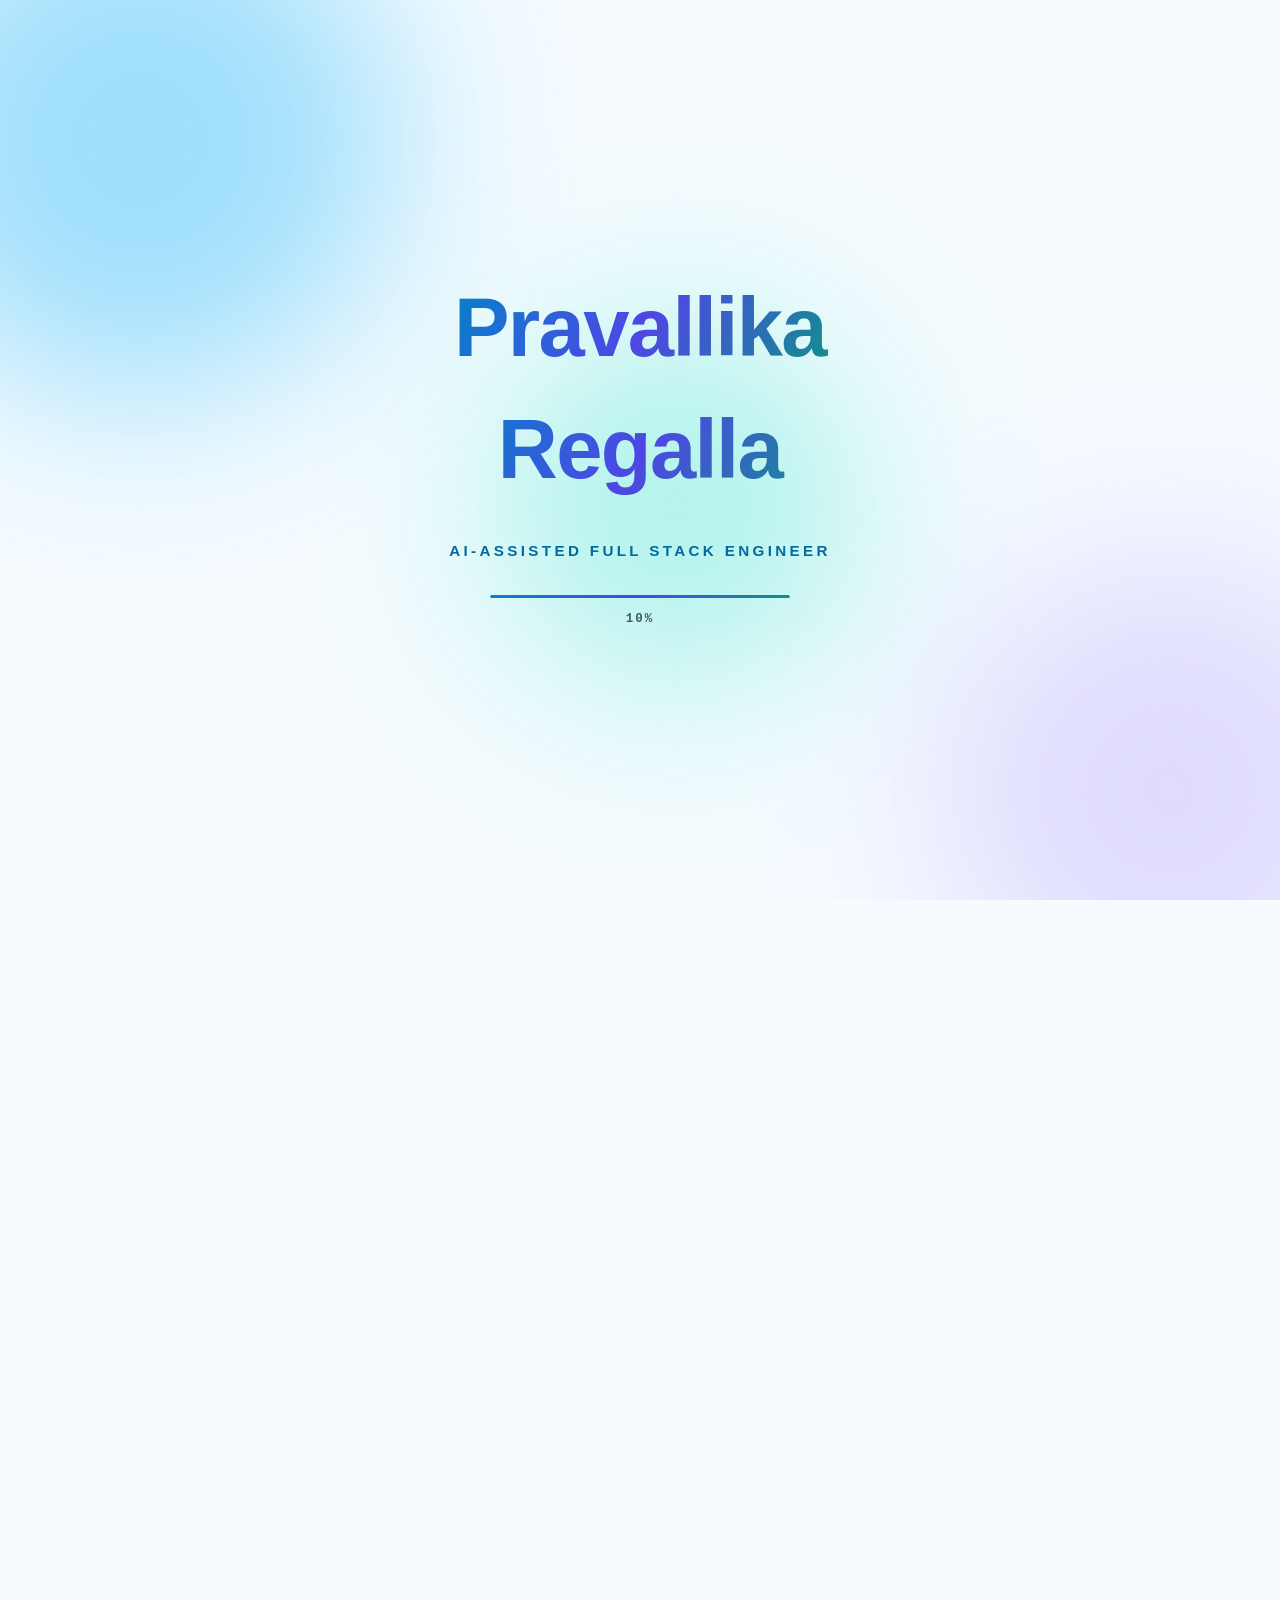
<file: index.html>
<!DOCTYPE html>
<html lang="en">
<head>
  <meta charset="UTF-8" />
  <meta name="viewport" content="width=device-width, initial-scale=1.0" />
  <title>Pravallika Regalla — AI-Assisted Full Stack Engineer</title>
  <meta name="description" content="Portfolio of Pravallika Regalla — AI-Assisted Full Stack Engineer specializing in Angular, .NET Core, and Azure." />
  <link rel="preconnect" href="https://fonts.googleapis.com" />
  <link rel="preconnect" href="https://fonts.gstatic.com" crossorigin />
  <link href="https://fonts.googleapis.com/css2?family=Plus+Jakarta+Sans:wght@400;500;600;700;800&family=Instrument+Serif:ital@0;1&family=JetBrains+Mono:wght@400;500&display=swap" rel="stylesheet" />
  <link rel="stylesheet" href="assets/styles.css" />
</head>
<body>

  <!-- Startup loader -->
  <div id="splash">
    <div class="splash-blob splash-blob-1"></div>
    <div class="splash-blob splash-blob-2"></div>
    <div class="splash-blob splash-blob-3"></div>

    <div class="splash-inner">
      <div class="splash-name">
        <div class="splash-word">Pravallika</div>
        <div class="splash-word">Regalla</div>
      </div>
      <div class="splash-sub">AI-Assisted Full Stack Engineer</div>
      <div class="splash-bar">
        <span class="splash-fill"></span>
      </div>
      <div class="splash-pct">0%</div>
    </div>
  </div>

  <!-- Scroll progress bar -->
  <div class="scroll-progress" aria-hidden="true"></div>

  <!-- Animated background -->
  <div class="bg-mesh">
    <div class="blob blob-1"></div>
    <div class="blob blob-2"></div>
    <div class="blob blob-3"></div>
  </div>

  <!-- Back-to-top button -->
  <button class="back-to-top" aria-label="Back to top" type="button">
    <svg viewBox="0 0 24 24" fill="none" stroke="currentColor" stroke-width="2.5" stroke-linecap="round" stroke-linejoin="round"><path d="m18 15-6-6-6 6"/></svg>
  </button>

  <!-- Navigation -->
  <nav class="nav">
    <div class="nav-inner">
      <a href="#home" class="brand">
        <span class="brand-mark">P</span>
        <span>Pravallika</span>
      </a>
      <ul class="nav-links">
        <li><a href="#home">Home</a></li>
        <li><a href="#about">About</a></li>
        <li><a href="#experience">Experience</a></li>
        <li><a href="#skills">Tech Stack</a></li>
        <li><a href="#contact">Contact</a></li>
        <li><a href="#" class="nav-cta" data-modal-open>Resume</a></li>
      </ul>
      <button class="menu-toggle" aria-label="Open menu">☰</button>
    </div>
  </nav>

  <!-- ===================== HOME ===================== -->
  <header id="home" class="hero hero-pro">
    <div class="container">
      <div class="hero-pro-grid">

        <div class="hero-pro-text" data-reveal data-reveal-from="left">
          <span class="eyebrow">Open to work · New York</span>

          <h1 class="hero-pro-headline">
            Hi, I'm Pravallika — I build delightful
            <span class="nobreak">full-stack</span> experiences.
          </h1>

          <p class="hero-pro-tagline">
            AI-Assisted Full Stack Engineer building performant Angular interfaces and resilient .NET Core services. <strong>3.5 years</strong> shipping pharmacy-grade software end-to-end.
          </p>

          <div class="hero-pro-actions">
            <a href="#" data-modal-open class="btn btn-primary">View resume <span class="arrow">→</span></a>
            <a href="#contact" class="btn btn-ghost">Get in touch</a>
          </div>

          <div class="hero-pro-tech">
            <span class="tech-chip">Angular</span>
            <span class="tech-chip">TypeScript</span>
            <span class="tech-chip">.NET Core</span>
            <span class="tech-chip">RxJS</span>
            <span class="tech-chip">SQL Server</span>
            <span class="tech-chip">Azure</span>
            <span class="tech-chip">AI Tools</span>
          </div>
        </div>

        <aside class="profile-card" data-reveal data-reveal-from="right" data-reveal-delay="1">
          <div class="profile-header">
            <div class="profile-avatar">P</div>
            <div class="profile-meta">
              <div class="profile-name">Pravallika Regalla</div>
              <div class="profile-handle"><span>New York, USA</span></div>
            </div>
            <span class="profile-status">Open</span>
          </div>

          <div class="profile-section">
            <div class="profile-section-label">Currently</div>
            <div class="profile-section-value">Software Engineer · Full Stack</div>
            <div class="profile-section-meta">Redsails Technologies · Apr 2025 — Present</div>
          </div>

          <div class="profile-divider"></div>

          <div class="profile-section">
            <div class="profile-section-label">Education</div>
            <div class="profile-section-value">M.S. Computer Science</div>
            <div class="profile-section-meta">Sacred Heart University · GPA 3.9 / 4.0</div>
          </div>

          <div class="profile-divider"></div>

          <div class="profile-section">
            <div class="profile-section-label">Certifications</div>
            <div class="profile-section-value">Google UI/UX · Meta Front-End</div>
            <div class="profile-section-meta">Coursera Professional Certificates</div>
          </div>

          <div class="profile-socials">
            <a href="mailto:pravallikaregalla9@gmail.com" class="profile-social" aria-label="Email">
              <svg viewBox="0 0 24 24" fill="none" stroke="currentColor" stroke-width="2" stroke-linecap="round" stroke-linejoin="round"><rect x="2" y="4" width="20" height="16" rx="3"/><path d="m2 7 10 6 10-6"/></svg>
              Email
            </a>
            <a href="https://www.linkedin.com/in/lakshmi-pravallika-regalla/" target="_blank" rel="noopener" class="profile-social" aria-label="LinkedIn">
              <svg viewBox="0 0 24 24" fill="currentColor"><path d="M20.45 20.45h-3.55v-5.57c0-1.33-.02-3.04-1.85-3.04-1.85 0-2.13 1.45-2.13 2.94v5.67H9.36V9h3.41v1.56h.05c.47-.9 1.63-1.85 3.36-1.85 3.6 0 4.27 2.37 4.27 5.45v6.29zM5.34 7.43a2.06 2.06 0 1 1 0-4.13 2.06 2.06 0 0 1 0 4.13zM7.12 20.45H3.56V9h3.56v11.45zM22.22 0H1.77C.79 0 0 .77 0 1.72v20.56C0 23.23.79 24 1.77 24h20.45C23.2 24 24 23.23 24 22.28V1.72C24 .77 23.2 0 22.22 0z"/></svg>
              LinkedIn
            </a>
          </div>
        </aside>

      </div>
    </div>
  </header>

  <!-- ===================== ABOUT ===================== -->
  <section id="about" class="section">
    <div class="container">
      <div class="about-pro-header" data-reveal>
        <div>
          <span class="eyebrow">01</span>
          <h2>About</h2>
        </div>
        <span class="about-pro-meta">// overview</span>
      </div>

      <div class="about-pro-grid">

        <div class="about-pro-bio" data-reveal>
          <p>
            My career began as a <strong>UI/UX Developer</strong> building user-facing experiences for a pharmacy management platform — contributing to shared component systems, performance improvements, and modernization of legacy modules across multiple release cycles.
          </p>
          <p>
            After completing my <strong>Master's in Computer Science at Sacred Heart University with a 3.9 GPA</strong>, I expanded into full-stack delivery — now owning .NET Core API development, SQL Server tuning, Azure Blob Storage integration, and AI-assisted workflows alongside Angular UI work.
          </p>
          <p>
            I treat accessibility, performance, and visual hierarchy as production concerns rather than afterthoughts — and use AI tools throughout the development lifecycle to deliver faster without compromising quality.
          </p>
        </div>

        <div class="about-pro-facts" data-reveal data-reveal-delay="1">
          <div class="facts-stats-grid" data-stagger>
            <div class="stat" data-reveal data-reveal-from="scale">
              <div class="stat-num">3.5+</div>
              <div class="stat-label">Years in production engineering</div>
            </div>
            <div class="stat" data-reveal data-reveal-from="scale">
              <div class="stat-num">3.9</div>
              <div class="stat-label">M.S. Computer Science GPA</div>
            </div>
            <div class="stat" data-reveal data-reveal-from="scale">
              <div class="stat-num">300+</div>
              <div class="stat-label">Live participants on a 2-day AI build</div>
            </div>
            <div class="stat" data-reveal data-reveal-from="scale">
              <div class="stat-num">2×</div>
              <div class="stat-label">Pro certifications · Google &amp; Meta</div>
            </div>
          </div>

          <div class="facts-info-row">
            <div class="fact-card">
              <span class="fact-label">Based in</span>
              <span class="fact-value">New York, USA</span>
              <span class="fact-value-sub">Open to local &amp; remote</span>
            </div>
            <div class="fact-card">
              <span class="fact-label">Working on</span>
              <span class="fact-value">Pharmacy ecosystems</span>
              <span class="fact-value-sub">End-to-end at Redsails Technologies</span>
            </div>
          </div>
        </div>

      </div>
    </div>
  </section>

  <!-- ===================== EXPERIENCE ===================== -->
  <section id="experience" class="section">
    <div class="container">
      <div class="about-pro-header" data-reveal>
        <div>
          <span class="eyebrow">02</span>
          <h2>Experience</h2>
        </div>
        <span class="about-pro-meta">// career</span>
      </div>

      <div class="timeline" data-stagger>
        <div class="timeline-item current" data-reveal data-reveal-from="left">
          <div class="timeline-meta">
            <span class="timeline-date">Apr 2025 — Present</span>
            <span class="timeline-tag">Current</span>
          </div>
          <h3>Software Engineer — AI-Focused Full Stack Developer</h3>
          <div class="timeline-org">Redsails Technologies · New York, USA</div>
          <ul class="timeline-bullets">
            <li>Lead end-to-end product feature delivery across the <strong>pharmacy ecosystem — PMS, inventory management via wholesale market integration, POS for checkout, and patient app</strong> — from user interface through backend services and data layers.</li>
            <li>Delivered core product features end-to-end — two-way patient-pharmacist chat with image sharing, and complete payment flows spanning PMS cloud, POS, and patient mobile app.</li>
            <li>Engineered an end-to-end ASAP file generation and PDMP compliance system, ensuring accurate prescription reporting and regulatory adherence — including an automatic ASAP scheduler with timely notifications to resolve compliance issues.</li>
            <li>Drove platform-wide performance optimization for high-traffic screens; also part of broader product areas including facility management, multitenant reporting, 340B program support, compounding RX, and market-facing modules.</li>
            <li>Leverage AI tools (Claude Code, Claude Opus, Gemini, ChatGPT, GitHub Copilot, Cursor) throughout the development lifecycle to accelerate delivery and improve code quality.</li>
            <li>Partner with product, design, and QA teams in Agile sprints to scope, build, and ship reliable software releases; manage automated build, test, and deployment pipelines for production.</li>
          </ul>
        </div>

        <div class="timeline-item" data-reveal data-reveal-from="left" data-reveal-delay="1">
          <div class="timeline-meta">
            <span class="timeline-date">Project · 2 Days</span>
            <span class="timeline-tag">AI · Internal Tool</span>
          </div>
          <h3>AI Quiz Platform — Internal Team Tool</h3>
          <div class="timeline-org">Personal initiative · Built end-to-end</div>
          <ul class="timeline-bullets">
            <li>Designed and built a fully functional AI-powered quiz web application from scratch using Angular and AI-assisted development tools — taking the project from requirement gathering to live deployment in just 2 days.</li>
            <li>Hosted live interactive sessions for <strong>300+ participants</strong> simultaneously.</li>
            <li>Built key engagement features including real-time leaderboards, animated question boards, team rotation logic, and tiebreaker flows — leveraging AI tools throughout for component generation, logic optimization, and UX improvements.</li>
          </ul>
        </div>

        <div class="timeline-item" data-reveal data-reveal-from="left" data-reveal-delay="2">
          <div class="timeline-meta">
            <span class="timeline-date">Jun 2021 — Aug 2023</span>
            <span class="timeline-tag">UI/UX</span>
          </div>
          <h3>UI/UX Developer</h3>
          <div class="timeline-org">Sails Software Solutions · India</div>
          <ul class="timeline-bullets">
            <li>Designed and built user-friendly web interfaces for a large-scale pharmacy management platform.</li>
            <li>Created a shared design system of reusable UI components, improving consistency and development speed across the team.</li>
            <li>Translated business requirements and user needs into clean, accessible product experiences.</li>
            <li>Built delivery and shipping workflow features that supported reliable order fulfillment from pharmacy to patient.</li>
            <li>Improved page load performance and overall responsiveness across data-heavy screens.</li>
            <li>Modernized older sections of the platform with newer technology, without disrupting day-to-day users.</li>
            <li>Wrote tests to catch issues early and partnered closely with backend engineers, product, and QA in Agile sprints.</li>
          </ul>
        </div>
      </div>
    </div>
  </section>

  <!-- ===================== SKILLS / TECH STACK ===================== -->
  <section id="skills" class="section">
    <div class="container">
      <div class="about-pro-header" data-reveal>
        <div>
          <span class="eyebrow">03</span>
          <h2>Technical Skills</h2>
        </div>
        <span class="about-pro-meta">// stack</span>
      </div>

      <div class="resume-skills" data-reveal data-reveal-from="scale" data-stagger>
        <div class="skill-row">
          <div class="skill-cat">Frontend</div>
          <div class="skill-items">Angular (2-18+), TypeScript, RxJS, HTML5, CSS3 / SCSS, Bootstrap, Wijmo Grids, Responsive Design, PWA</div>
        </div>
        <div class="skill-row">
          <div class="skill-cat">State &amp; Data</div>
          <div class="skill-items">NgRx patterns, RxJS Observables / Subjects, Angular Services, HTTP Interceptors</div>
        </div>
        <div class="skill-row">
          <div class="skill-cat">Backend</div>
          <div class="skill-items">.NET Core, ASP.NET Web API, C#, RESTful Services, Microservices Architecture</div>
        </div>
        <div class="skill-row">
          <div class="skill-cat">Databases</div>
          <div class="skill-items">SQL Server (Stored Procedures, Indexing, Views), Elasticsearch</div>
        </div>
        <div class="skill-row">
          <div class="skill-cat">AI &amp; Tools</div>
          <div class="skill-items">Claude Code, Claude Opus, Gemini, ChatGPT, GitHub Copilot, Cursor, AI-Assisted Development, Prompt Engineering</div>
        </div>
        <div class="skill-row">
          <div class="skill-cat">Testing</div>
          <div class="skill-items">Jasmine, Karma, NUnit, XUnit</div>
        </div>
        <div class="skill-row">
          <div class="skill-cat">Cloud &amp; DevOps</div>
          <div class="skill-items">Azure, Azure DevOps CI/CD, Azure App Services, Azure Blob Storage</div>
        </div>
        <div class="skill-row">
          <div class="skill-cat">Dev Tools</div>
          <div class="skill-items">VS Code, Visual Studio, Git, Jira, Postman, Swagger, Chrome DevTools</div>
        </div>
      </div>
    </div>
  </section>

  <!-- ===================== DOCUMENTS — modal popup ===================== -->
  <div class="modal-backdrop" id="docs-modal" hidden>
    <div class="modal" role="dialog" aria-modal="true" aria-labelledby="modal-title">

      <header class="modal-header">
        <div class="modal-title-bar">
          <h3 id="modal-title">Documents</h3>
          <button class="modal-close" aria-label="Close" type="button">×</button>
        </div>
        <div class="doc-toggle-bar">
          <div class="doc-toggle" role="tablist">
            <button class="doc-toggle-btn active" data-target="view-resume" type="button">Resume</button>
            <button class="doc-toggle-btn" data-target="view-cover" type="button">Cover Letter</button>
          </div>
          <div id="active-download">
            <a href="lrresume.pdf" download class="btn btn-primary">↓ Download (PDF)</a>
          </div>
        </div>
      </header>

      <div class="modal-body">

      <!-- RESUME -->
      <article class="doc-view active" id="view-resume">
        <div class="paper">
          <section class="paper-section first">
            <h3 class="paper-section-title">Professional Summary</h3>
            <p>
              AI-Focused Full Stack Developer with <strong>3.5 years</strong> building scalable <strong>pharmacy ecosystem</strong> — PMS, inventory management via wholesale market integration, POS for checkout, and patient app — using Angular, TypeScript, C#, and .NET Core. Skilled at leveraging AI tools across the development lifecycle to craft high-performance, PWA-ready interfaces with modular architectures. Proven track record shipping reliable, production-grade software end-to-end in Agile teams.
            </p>
          </section>

          <section class="paper-section">
            <h3 class="paper-section-title">Technical Skills</h3>
            <dl class="paper-skills">
              <dt>Frontend</dt>
              <dd>Angular (2-18+), TypeScript, RxJS, HTML5, CSS3 / SCSS, Bootstrap, Wijmo Grids, Responsive Design, PWA</dd>

              <dt>State &amp; Data</dt>
              <dd>NgRx patterns, RxJS Observables / Subjects, Angular Services, HTTP Interceptors</dd>

              <dt>Backend</dt>
              <dd>.NET Core, ASP.NET Web API, C#, RESTful Services, Microservices Architecture</dd>

              <dt>Databases</dt>
              <dd>SQL Server (Stored Procedures, Indexing, Views), Elasticsearch</dd>

              <dt>AI &amp; Tools</dt>
              <dd>Claude Code, Claude Opus, Gemini, ChatGPT, GitHub Copilot, Cursor, AI-Assisted Development, Prompt Engineering</dd>

              <dt>Testing</dt>
              <dd>Jasmine, Karma, NUnit, xUnit</dd>

              <dt>Cloud &amp; DevOps</dt>
              <dd>Azure, Azure DevOps CI/CD, Azure App Services, Azure Blob Storage</dd>

              <dt>Dev Tools</dt>
              <dd>VS Code, Visual Studio, Git, Jira, Postman, Swagger, Chrome DevTools</dd>
            </dl>
          </section>

          <section class="paper-section">
            <h3 class="paper-section-title">Professional Experience</h3>

            <div class="paper-role">
              <div class="paper-role-header">
                <div class="paper-role-title">Software Engineer — AI-Focused Full Stack Developer</div>
                <div class="paper-role-date">Apr 2025 — Present</div>
              </div>
              <div class="paper-role-org">Redsails Technologies · New York, USA</div>
              <ul class="paper-bullets">
                <li>Lead end-to-end product feature delivery across the <strong>pharmacy ecosystem — PMS, inventory management via wholesale market integration, POS for checkout, and patient app</strong> — from user interface through backend services and data layers.</li>
                <li>Delivered core product features end-to-end — two-way patient-pharmacist chat with image sharing, and complete payment flows spanning PMS cloud, POS, and patient mobile app.</li>
                <li>Engineered an end-to-end ASAP file generation and PDMP compliance system, ensuring accurate prescription reporting and regulatory adherence — including an automatic ASAP scheduler with timely notifications to resolve compliance issues.</li>
                <li>Drove platform-wide performance optimization for high-traffic screens; also part of broader product areas including facility management, multitenant reporting, 340B program support, compounding RX, and market-facing modules.</li>
                <li>Leverage AI tools (Claude Code, Claude Opus, Gemini, ChatGPT, GitHub Copilot, Cursor) throughout the development lifecycle to accelerate delivery and improve code quality.</li>
                <li>Partner with product, design, and QA teams in Agile sprints to scope, build, and ship reliable software releases; manage automated build, test, and deployment pipelines for production.</li>
              </ul>

              <div class="paper-project">
                <div class="paper-project-title">Project: AI Quiz Platform — Internal Team Tool</div>
                <ul class="paper-bullets">
                  <li>Designed and built a fully functional AI-powered quiz web application from scratch using Angular and AI-assisted development tools — from requirement gathering to live deployment in just 2 days, hosting live interactive sessions for <strong>300+ participants</strong> simultaneously.</li>
                  <li>Built key engagement features including real-time leaderboards, animated question boards, team rotation logic, and tiebreaker flows — leveraging AI tools throughout for component generation, logic optimization, and UX improvements.</li>
                </ul>
              </div>
            </div>

            <div class="paper-role">
              <div class="paper-role-header">
                <div class="paper-role-title">UI/UX Developer</div>
                <div class="paper-role-date">Jun 2021 — Aug 2023</div>
              </div>
              <div class="paper-role-org">Sails Software Solutions · India</div>
              <ul class="paper-bullets">
                <li>Designed and built user-friendly web interfaces for a large-scale pharmacy management platform.</li>
                <li>Created a shared design system of reusable UI components, improving consistency and development speed across the team.</li>
                <li>Translated business requirements and user needs into clean, accessible product experiences.</li>
                <li>Built delivery and shipping workflow features that supported reliable order fulfillment from pharmacy to patient.</li>
                <li>Improved page load performance and overall responsiveness across data-heavy screens.</li>
                <li>Modernized older sections of the platform with newer technology, without disrupting day-to-day users.</li>
                <li>Wrote tests to catch issues early and partnered closely with backend engineers, product, and QA in Agile sprints.</li>
              </ul>
            </div>
          </section>

          <section class="paper-section">
            <h3 class="paper-section-title">Education</h3>

            <div class="paper-role">
              <div class="paper-role-header">
                <div class="paper-role-title">Master of Science — Computer Science</div>
                <div class="paper-role-date">GPA 3.9 / 4.0</div>
              </div>
              <div class="paper-role-org">Sacred Heart University · Fairfield, CT · Aug 2023 — Dec 2024</div>
              <p style="font-size: 0.94rem; margin-top: 0.4rem;">Coursework: Data Structures, Database Systems, Software Engineering, Cloud Computing, Web Application Development.</p>
            </div>

            <div class="paper-role">
              <div class="paper-role-header">
                <div class="paper-role-title">Bachelor of Technology — Computer Science Engineering</div>
                <div class="paper-role-date">GPA 8.3 / 10</div>
              </div>
              <div class="paper-role-org">IIIT Nuzvid · Andhra Pradesh, India · 2017 — 2021</div>
              <p style="font-size: 0.94rem; margin-top: 0.4rem;">Coursework: OOP, Operating Systems, Computer Networks, DBMS, Software Development Life Cycle.</p>
            </div>
          </section>

          <section class="paper-section">
            <h3 class="paper-section-title">Certifications</h3>
            <div class="paper-cert">
              <span class="paper-cert-name">Google UI/UX Design Professional Certificate</span>
              <span class="paper-cert-meta">Google · Coursera</span>
            </div>
            <div class="paper-cert">
              <span class="paper-cert-name">Meta Front-End Developer Professional Certificate</span>
              <span class="paper-cert-meta">Meta · Coursera</span>
            </div>
          </section>
        </div>
      </article>

      <!-- COVER LETTER -->
      <article class="doc-view" id="view-cover">
        <div class="paper">
          <div class="letter-meta">
            <span>April 2026</span>
            <span>Application — AI-Assisted Full Stack Engineer</span>
          </div>

          <p class="letter-greeting">Dear Hiring Manager,</p>

          <div class="letter-body">
            <p>
              I'm writing to express my interest in joining your team as an <strong>AI-Assisted Full Stack Engineer</strong>. With 3.5 years of experience building scalable applications using <strong>Angular, TypeScript, .NET Core, and Azure</strong> — much of it in the pharmacy technology domain — I bring a combination of full-stack engineering depth and AI-driven delivery that I believe could be valuable to your team.
            </p>
            <p>
              My career began as a UI/UX Developer building user-facing experiences for a pharmacy management platform — contributing to shared component systems, performance improvements, and modernization of legacy modules across multiple release cycles. After completing my <strong>Master's in Computer Science at Sacred Heart University with a 3.9 GPA</strong>, I expanded into full-stack delivery — now owning .NET Core API development, SQL Server tuning, Azure Blob Storage integration, and AI-assisted workflows alongside Angular UI work.
            </p>
            <p>
              In my current role at <strong>Redsails Technologies</strong>, I lead end-to-end feature delivery across the <strong>pharmacy ecosystem — PMS, inventory management via wholesale market integration, POS for checkout, and patient app</strong>. My contributions span <strong>cross-platform transaction flows</strong> connecting PMS cloud, POS, and patient experience; secure messaging with media and history support; an end-to-end <strong>ASAP file generation and PDMP compliance system</strong> with an automatic scheduler for accurate prescription reporting and regulatory adherence; and enhancements across multiple modules including facility management, compounding RX, and 340B program support. I consistently focus on platform-wide performance, reliability, and clean delivery — improving high-traffic screen responsiveness and reducing production defects across my work.
            </p>
            <p>
              What draws me to this opportunity is the chance to bring my combined design and engineering perspective to products that demand both polish and scale. I'm certified in <strong>Google UI/UX Design</strong> and <strong>Meta Front-End Developer</strong> programs, treat accessibility, performance, and visual hierarchy as production concerns rather than afterthoughts, and use AI tools throughout the development lifecycle to deliver faster without compromising quality.
            </p>
            <p>
              Outside of my day-to-day work, I'm proud of having shipped a fully functional <strong>AI-powered quiz platform</strong> from scratch in just 2 days — a personal initiative used by 300+ live participants. It reflects how I leverage AI to take ideas from concept to production at speed.
            </p>
            <p>
              I'd welcome the chance to discuss how my background could contribute to your team's goals. Thank you for your consideration — I look forward to the possibility of speaking with you.
            </p>
          </div>

          <div class="letter-signoff">
            <p class="closing">Sincerely,</p>
            <p class="name">Pravallika Regalla</p>
            <p class="contact">pravallikaregalla9@gmail.com · +1 (201) 904-1595</p>
          </div>
        </div>
      </article>

      </div><!-- /modal-body -->
    </div><!-- /modal -->
  </div><!-- /modal-backdrop -->

  <!-- ===================== CONTACT ===================== -->
  <section id="contact" class="section">
    <div class="container">
      <div class="about-pro-header" data-reveal>
        <div>
          <span class="eyebrow">04</span>
          <h2>Contact</h2>
        </div>
        <span class="about-pro-meta">// reach out</span>
      </div>

      <div class="contact-cards" data-stagger>

        <a href="mailto:pravallikaregalla9@gmail.com" class="contact-card-v2" data-reveal>
          <div class="contact-icon-v2" aria-hidden="true">
            <svg width="22" height="22" viewBox="0 0 24 24" fill="none" stroke="currentColor" stroke-width="2" stroke-linecap="round" stroke-linejoin="round">
              <rect x="2" y="4" width="20" height="16" rx="3"/>
              <path d="m2 7 10 6 10-6"/>
            </svg>
          </div>
          <div class="contact-info-v2">
            <div class="contact-label-v2">Email</div>
            <div class="contact-value-v2">pravallikaregalla9@gmail.com</div>
          </div>
          <span class="contact-arrow-v2">→</span>
        </a>

        <a href="https://www.linkedin.com/in/lakshmi-pravallika-regalla/" target="_blank" rel="noopener" class="contact-card-v2" data-reveal data-reveal-delay="1">
          <div class="contact-icon-v2" aria-hidden="true">
            <svg width="22" height="22" viewBox="0 0 24 24" fill="currentColor">
              <path d="M20.45 20.45h-3.55v-5.57c0-1.33-.02-3.04-1.85-3.04-1.85 0-2.13 1.45-2.13 2.94v5.67H9.36V9h3.41v1.56h.05c.47-.9 1.63-1.85 3.36-1.85 3.6 0 4.27 2.37 4.27 5.45v6.29zM5.34 7.43a2.06 2.06 0 1 1 0-4.13 2.06 2.06 0 0 1 0 4.13zM7.12 20.45H3.56V9h3.56v11.45zM22.22 0H1.77C.79 0 0 .77 0 1.72v20.56C0 23.23.79 24 1.77 24h20.45C23.2 24 24 23.23 24 22.28V1.72C24 .77 23.2 0 22.22 0z"/>
            </svg>
          </div>
          <div class="contact-info-v2">
            <div class="contact-label-v2">LinkedIn</div>
            <div class="contact-value-v2">/in/lakshmi-pravallika-regalla</div>
          </div>
          <span class="contact-arrow-v2">→</span>
        </a>

        <a href="tel:+12019041595" class="contact-card-v2" data-reveal data-reveal-delay="3">
          <div class="contact-icon-v2" aria-hidden="true">
            <svg width="22" height="22" viewBox="0 0 24 24" fill="none" stroke="currentColor" stroke-width="2" stroke-linecap="round" stroke-linejoin="round">
              <path d="M22 16.92v3a2 2 0 0 1-2.18 2 19.79 19.79 0 0 1-8.63-3.07 19.5 19.5 0 0 1-6-6 19.79 19.79 0 0 1-3.07-8.67A2 2 0 0 1 4.11 2h3a2 2 0 0 1 2 1.72c.13.96.37 1.9.72 2.81a2 2 0 0 1-.45 2.11L8.09 9.91a16 16 0 0 0 6 6l1.27-1.27a2 2 0 0 1 2.11-.45c.91.35 1.85.59 2.81.72A2 2 0 0 1 22 16.92z"/>
            </svg>
          </div>
          <div class="contact-info-v2">
            <div class="contact-label-v2">Phone</div>
            <div class="contact-value-v2">+1 (201) 904-1595</div>
          </div>
          <span class="contact-arrow-v2">→</span>
        </a>

      </div>

      <div class="quick-info" data-reveal>
        <div class="quick-info-item">
          <span class="quick-info-label">Location</span>
          <span class="quick-info-value">New York, USA</span>
        </div>
        <div class="quick-info-divider"></div>
        <div class="quick-info-item">
          <span class="quick-info-label">Status</span>
          <span class="quick-info-value" style="color:#16a34a;">Open to opportunities</span>
        </div>
        <div class="quick-info-divider"></div>
        <div class="quick-info-item">
          <span class="quick-info-label">Best reply</span>
          <span class="quick-info-value">Email or LinkedIn</span>
        </div>
      </div>
    </div>
  </section>

  <!-- Footer -->
  <footer class="footer">
    <div class="container">
      <div class="footer-grid">
        <div>
          <div class="footer-brand">Pravallika Regalla</div>
          <p>AI-Assisted Full Stack Engineer crafting full-stack experiences from concept to production.</p>
        </div>
        <div class="footer-reach">
          <h5>Reach out</h5>
          <ul>
            <li><a href="mailto:pravallikaregalla9@gmail.com">pravallikaregalla9@gmail.com</a></li>
            <li><a href="tel:+12019041595">+1 (201) 904-1595</a></li>
            <li>New York, USA</li>
          </ul>
        </div>
      </div>
      <div class="footer-bottom">
        <span>© <span id="year"></span> Pravallika Regalla</span>
        <span>Designed &amp; built with care.</span>
      </div>
    </div>
  </footer>

  <script src="assets/script.js"></script>
</body>
</html>
</file>
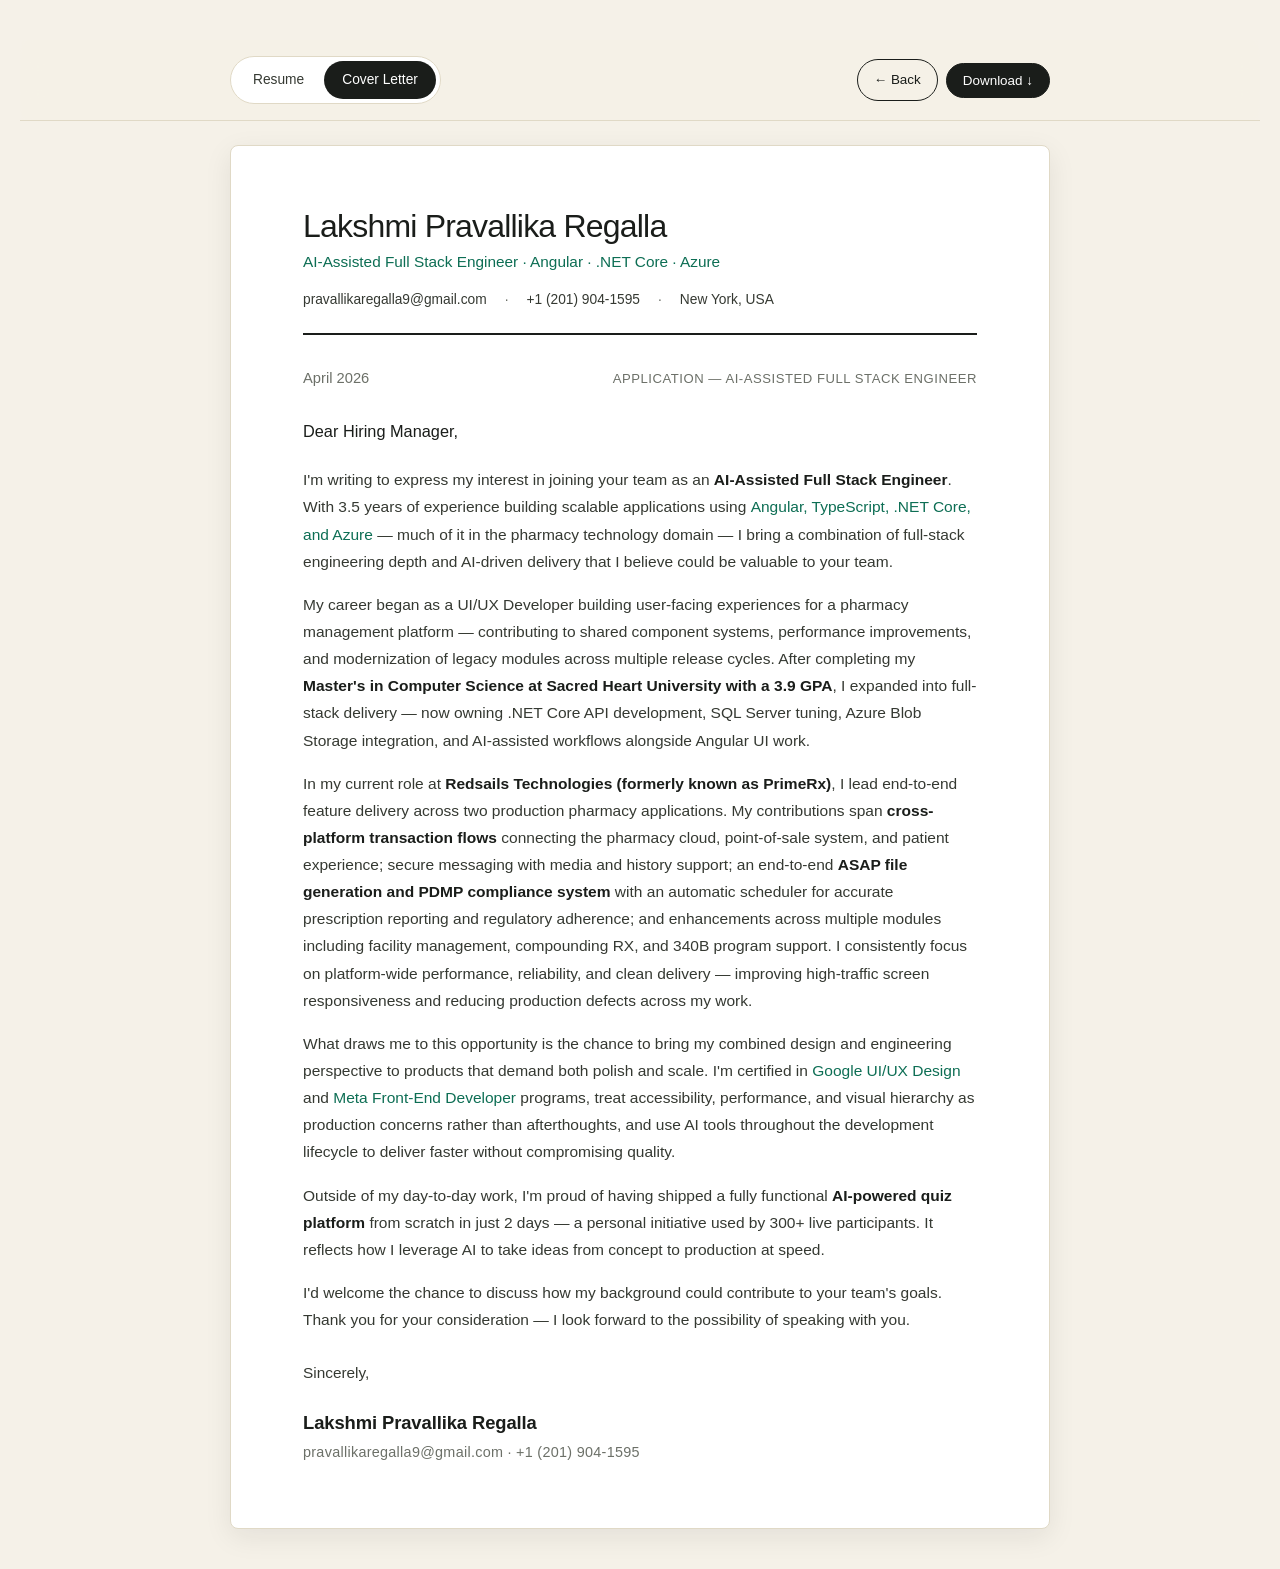
<file: cover_letter.html>
<!DOCTYPE html>
<html lang="en">
<head>
  <meta charset="UTF-8" />
  <meta name="viewport" content="width=device-width, initial-scale=1.0" />
  <title>Lakshmi Pravallika Regalla — Cover Letter</title>
  <style>
    :root {
      --bg: #f5f1e8;
      --paper: #ffffff;
      --ink: #1a1d1a;
      --ink-2: #353932;
      --muted: #6c7068;
      --line: #e0d9c6;
      --accent: #0d6e54;
    }

    * { box-sizing: border-box; margin: 0; padding: 0; }

    body {
      font-family: Arial, Helvetica, sans-serif;
      background: var(--bg);
      color: var(--ink);
      line-height: 1.6;
      padding: 40px 20px;
    }

    .doc-header {
      position: sticky;
      top: 0;
      z-index: 100;
      background: rgba(245,241,232,0.85);
      backdrop-filter: saturate(180%) blur(14px);
      -webkit-backdrop-filter: saturate(180%) blur(14px);
      padding: 16px 0;
      margin-bottom: 24px;
      border-bottom: 1px solid var(--line);
    }

    .doc-header-inner {
      max-width: 820px;
      margin: 0 auto;
      display: flex;
      justify-content: space-between;
      align-items: center;
      flex-wrap: wrap;
      gap: 12px;
    }

    .tabs {
      display: inline-flex;
      background: var(--paper);
      border: 1px solid var(--line);
      border-radius: 999px;
      padding: 4px;
      gap: 2px;
    }

    .tab {
      padding: 8px 18px;
      font-size: 0.86rem;
      font-weight: 500;
      border-radius: 999px;
      color: var(--ink-2);
      text-decoration: none;
      transition: background 0.2s ease, color 0.2s ease;
    }

    .tab:hover { background: var(--bg); color: var(--ink); }

    .tab.active {
      background: var(--ink);
      color: var(--paper);
    }

    .actions {
      display: flex;
      gap: 8px;
      align-items: center;
      flex-wrap: wrap;
    }

    .actions a, .actions button {
      padding: 9px 16px;
      font-size: 0.84rem;
      font-weight: 500;
      border-radius: 999px;
      background: var(--ink);
      color: var(--paper);
      border: 1px solid var(--ink);
      cursor: pointer;
      font-family: inherit;
      transition: background 0.2s ease, color 0.2s ease, border-color 0.2s ease;
      display: inline-flex;
      align-items: center;
      gap: 6px;
      text-decoration: none;
    }

    .actions a.secondary, .actions button.secondary {
      background: transparent;
      color: var(--ink);
    }

    .actions a:hover, .actions button:hover {
      background: var(--accent);
      border-color: var(--accent);
      color: var(--paper);
    }

    .page {
      max-width: 820px;
      margin: 0 auto;
      background: var(--paper);
      padding: 64px 72px;
      border: 1px solid var(--line);
      border-radius: 8px;
      box-shadow: 0 8px 28px rgba(26,29,26,0.08);
    }

    /* HEADER */
    header {
      padding-bottom: 22px;
      border-bottom: 2px solid var(--ink);
      margin-bottom: 32px;
    }

    h1 {
      font-family: Arial, Helvetica, sans-serif;
      font-weight: 500;
      font-size: 2rem;
      letter-spacing: -0.025em;
      line-height: 1;
      margin-bottom: 8px;
    }

    .role {
      font-size: 0.96rem;
      color: var(--accent);
      font-weight: 500;
      margin-bottom: 14px;
    }

    .contact {
      display: flex;
      flex-wrap: wrap;
      gap: 12px 18px;
      font-size: 0.86rem;
      color: var(--ink-2);
    }

    .contact .sep { color: var(--muted); }

    /* LETTER */
    .meta-line {
      display: flex;
      justify-content: space-between;
      align-items: baseline;
      margin-bottom: 28px;
      flex-wrap: wrap;
      gap: 8px;
    }

    .date {
      font-size: 0.92rem;
      color: var(--muted);
    }

    .ref {
      font-size: 0.82rem;
      color: var(--muted);
      font-family: Arial, Helvetica, sans-serif;
      letter-spacing: 0.04em;
      text-transform: uppercase;
    }

    .greeting {
      font-size: 1.02rem;
      color: var(--ink);
      font-weight: 500;
      margin-bottom: 22px;
    }

    .body p {
      font-size: 0.97rem;
      color: var(--ink-2);
      line-height: 1.75;
      margin-bottom: 16px;
    }

    .body p strong { color: var(--ink); font-weight: 600; }

    .body p .accent { color: var(--accent); font-weight: 500; }

    .closing {
      margin-top: 28px;
    }

    .closing .sign-off {
      font-size: 0.96rem;
      color: var(--ink-2);
      margin-bottom: 22px;
    }

    .signature {
      font-family: Arial, Helvetica, sans-serif;
      font-size: 1.15rem;
      font-weight: 700;
      color: var(--ink);
      letter-spacing: -0.005em;
      margin-bottom: 4px;
    }

    .signature-name {
      font-size: 0.9rem;
      color: var(--muted);
      letter-spacing: 0.02em;
    }

    /* PRINT */
    @page { size: A4; margin: 14mm; }

    @media print {
      body { background: #fff; padding: 0; }
      .doc-header { display: none; }
      .page {
        max-width: none;
        margin: 0;
        padding: 0;
        border: none;
        border-radius: 0;
        box-shadow: none;
      }
      h1 { font-size: 1.7rem; }
      .body p { font-size: 0.92rem; }
    }

    @media (max-width: 720px) {
      .page { padding: 32px 24px; }
      h1 { font-size: 1.7rem; }
    }
  </style>
</head>
<body>

  <div class="doc-header">
    <div class="doc-header-inner">
      <div class="tabs">
        <a href="resume.html" class="tab">Resume</a>
        <a href="cover_letter.html" class="tab active">Cover Letter</a>
      </div>
      <div class="actions">
        <a href="index.html" class="secondary">← Back</a>
        <button onclick="window.print()">Download ↓</button>
      </div>
    </div>
  </div>

  <div class="page">
    <header>
      <h1>Lakshmi Pravallika Regalla</h1>
      <div class="role">AI-Assisted Full Stack Engineer · Angular · .NET Core · Azure</div>
      <div class="contact">
        <span>pravallikaregalla9@gmail.com</span>
        <span class="sep">·</span>
        <span>+1 (201) 904-1595</span>
        <span class="sep">·</span>
        <span>New York, USA</span>
      </div>
    </header>

    <div class="meta-line">
      <div class="date">April 2026</div>
      <div class="ref">Application — AI-Assisted Full Stack Engineer</div>
    </div>

    <div class="greeting">Dear Hiring Manager,</div>

    <div class="body">
      <p>
        I'm writing to express my interest in joining your team as an <strong>AI-Assisted Full Stack Engineer</strong>. With 3.5 years of experience building scalable applications using <span class="accent">Angular, TypeScript, .NET Core, and Azure</span> — much of it in the pharmacy technology domain — I bring a combination of full-stack engineering depth and AI-driven delivery that I believe could be valuable to your team.
      </p>

      <p>
        My career began as a UI/UX Developer building user-facing experiences for a pharmacy management platform — contributing to shared component systems, performance improvements, and modernization of legacy modules across multiple release cycles. After completing my <strong>Master's in Computer Science at Sacred Heart University with a 3.9 GPA</strong>, I expanded into full-stack delivery — now owning .NET Core API development, SQL Server tuning, Azure Blob Storage integration, and AI-assisted workflows alongside Angular UI work.
      </p>

      <p>
        In my current role at <strong>Redsails Technologies (formerly known as PrimeRx)</strong>, I lead end-to-end feature delivery across two production pharmacy applications. My contributions span <strong>cross-platform transaction flows</strong> connecting the pharmacy cloud, point-of-sale system, and patient experience; secure messaging with media and history support; an end-to-end <strong>ASAP file generation and PDMP compliance system</strong> with an automatic scheduler for accurate prescription reporting and regulatory adherence; and enhancements across multiple modules including facility management, compounding RX, and 340B program support. I consistently focus on platform-wide performance, reliability, and clean delivery — improving high-traffic screen responsiveness and reducing production defects across my work.
      </p>

      <p>
        What draws me to this opportunity is the chance to bring my combined design and engineering perspective to products that demand both polish and scale. I'm certified in <span class="accent">Google UI/UX Design</span> and <span class="accent">Meta Front-End Developer</span> programs, treat accessibility, performance, and visual hierarchy as production concerns rather than afterthoughts, and use AI tools throughout the development lifecycle to deliver faster without compromising quality.
      </p>

      <p>
        Outside of my day-to-day work, I'm proud of having shipped a fully functional <strong>AI-powered quiz platform</strong> from scratch in just 2 days — a personal initiative used by 300+ live participants. It reflects how I leverage AI to take ideas from concept to production at speed.
      </p>

      <p>
        I'd welcome the chance to discuss how my background could contribute to your team's goals. Thank you for your consideration — I look forward to the possibility of speaking with you.
      </p>
    </div>

    <div class="closing">
      <div class="sign-off">Sincerely,</div>
      <div class="signature">Lakshmi Pravallika Regalla</div>
      <div class="signature-name">pravallikaregalla9@gmail.com · +1 (201) 904-1595</div>
    </div>
  </div>

</body>
</html>
</file>
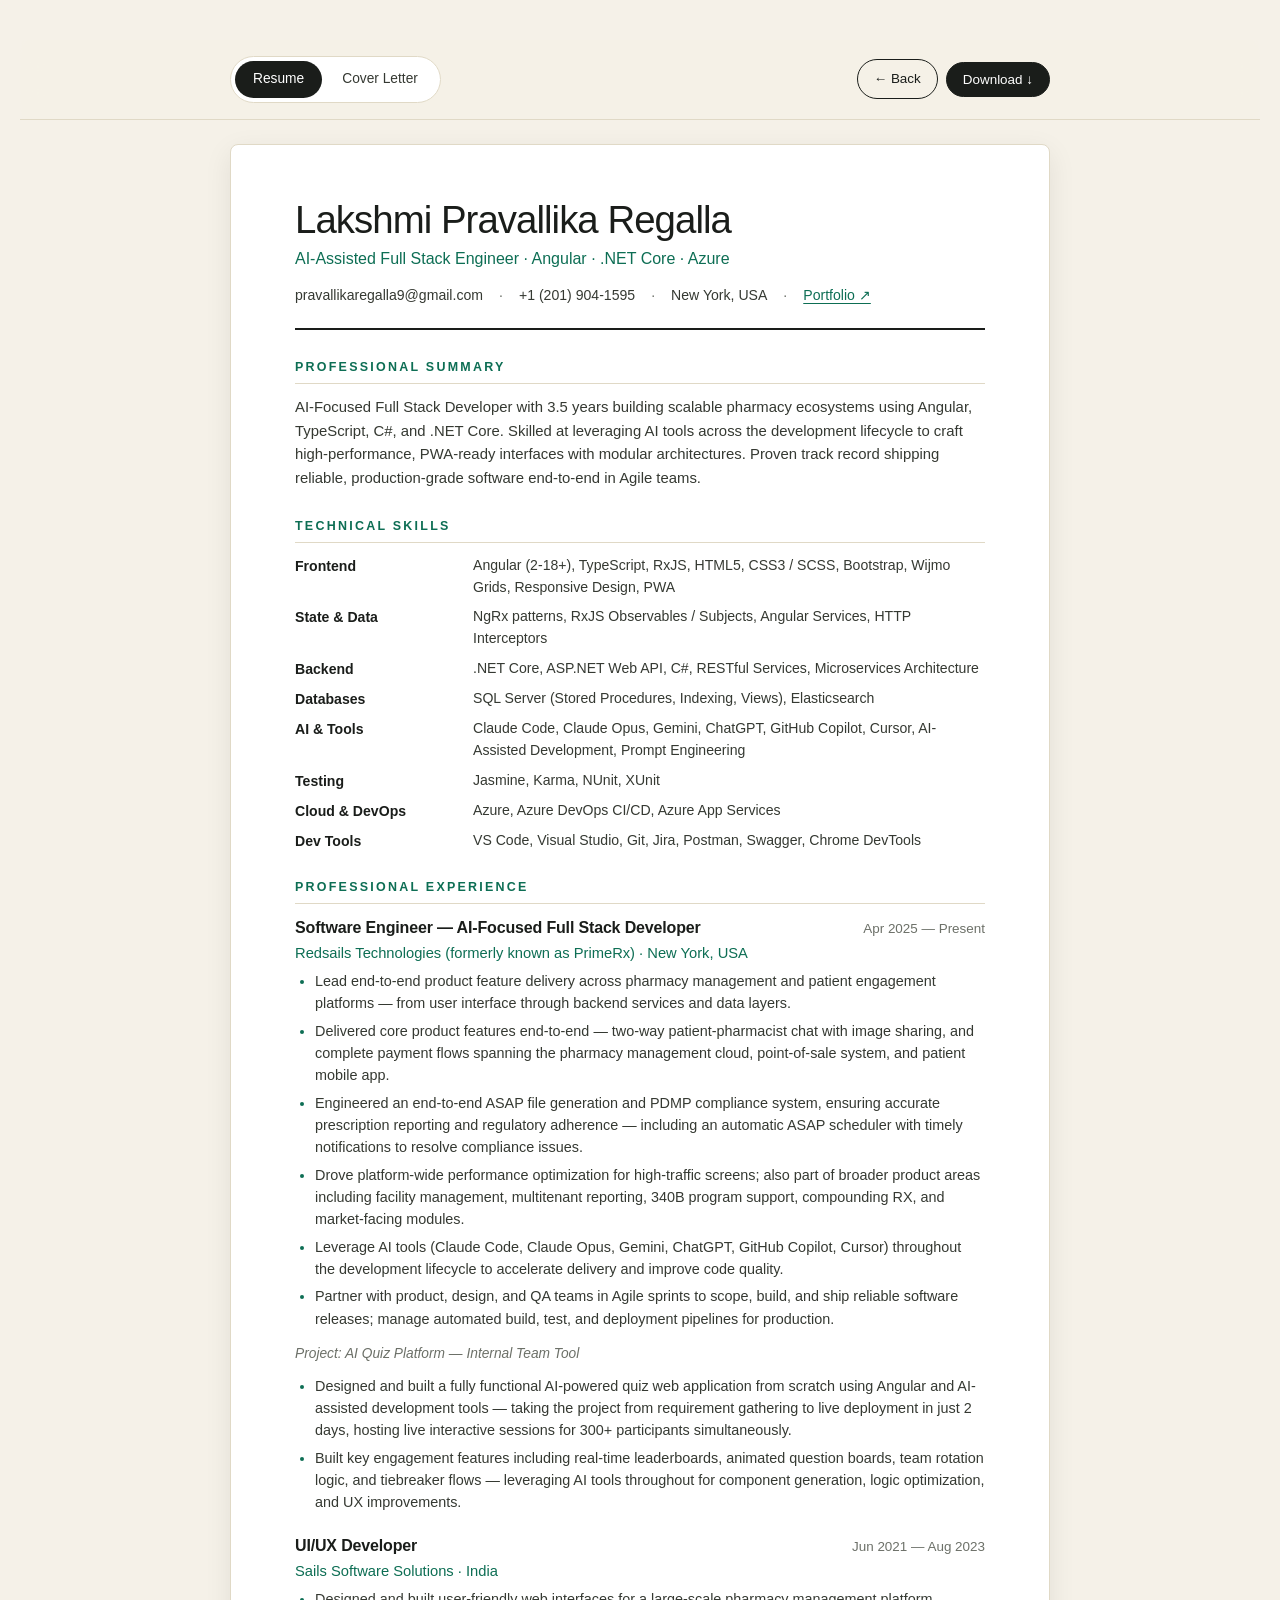
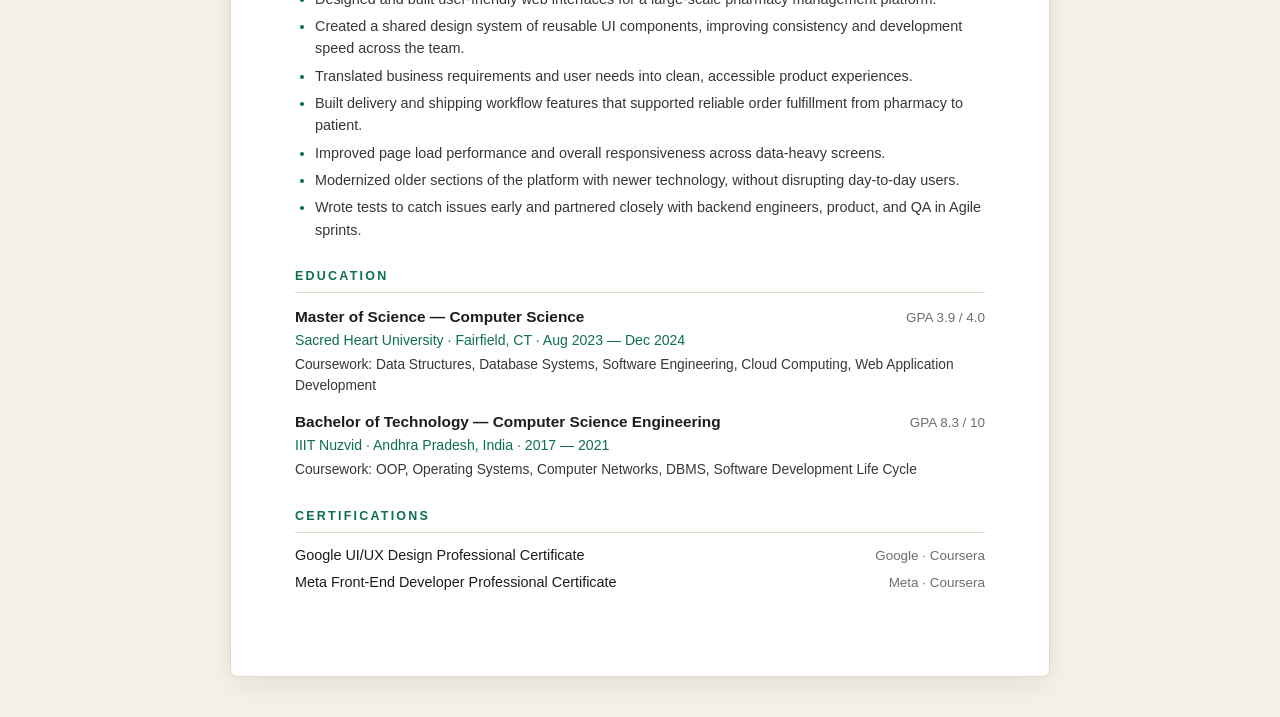
<file: resume.html>
<!DOCTYPE html>
<html lang="en">
<head>
  <meta charset="UTF-8" />
  <meta name="viewport" content="width=device-width, initial-scale=1.0" />
  <title>Lakshmi Pravallika Regalla — Resume</title>
  <style>
    :root {
      --bg: #f5f1e8;
      --paper: #ffffff;
      --ink: #1a1d1a;
      --ink-2: #353932;
      --muted: #6c7068;
      --line: #e0d9c6;
      --accent: #0d6e54;
    }

    * { box-sizing: border-box; margin: 0; padding: 0; }

    body {
      font-family: Arial, Helvetica, sans-serif;
      background: var(--bg);
      color: var(--ink);
      line-height: 1.5;
      padding: 40px 20px;
    }

    .doc-header {
      position: sticky;
      top: 0;
      z-index: 100;
      background: rgba(245,241,232,0.85);
      backdrop-filter: saturate(180%) blur(14px);
      -webkit-backdrop-filter: saturate(180%) blur(14px);
      padding: 16px 0;
      margin-bottom: 24px;
      border-bottom: 1px solid var(--line);
    }

    .doc-header-inner {
      max-width: 820px;
      margin: 0 auto;
      display: flex;
      justify-content: space-between;
      align-items: center;
      flex-wrap: wrap;
      gap: 12px;
    }

    .tabs {
      display: inline-flex;
      background: var(--paper);
      border: 1px solid var(--line);
      border-radius: 999px;
      padding: 4px;
      gap: 2px;
    }

    .tab {
      padding: 8px 18px;
      font-size: 0.86rem;
      font-weight: 500;
      border-radius: 999px;
      color: var(--ink-2);
      text-decoration: none;
      transition: background 0.2s ease, color 0.2s ease;
    }

    .tab:hover { background: var(--bg); color: var(--ink); }

    .tab.active {
      background: var(--ink);
      color: var(--paper);
    }

    .actions {
      display: flex;
      gap: 8px;
      align-items: center;
      flex-wrap: wrap;
    }

    .actions a, .actions button {
      padding: 9px 16px;
      font-size: 0.84rem;
      font-weight: 500;
      border-radius: 999px;
      background: var(--ink);
      color: var(--paper);
      border: 1px solid var(--ink);
      cursor: pointer;
      font-family: inherit;
      transition: background 0.2s ease, color 0.2s ease, border-color 0.2s ease;
      display: inline-flex;
      align-items: center;
      gap: 6px;
      text-decoration: none;
    }

    .actions a.secondary, .actions button.secondary {
      background: transparent;
      color: var(--ink);
    }

    .actions a:hover, .actions button:hover {
      background: var(--accent);
      border-color: var(--accent);
      color: var(--paper);
    }

    .page {
      max-width: 820px;
      margin: 0 auto;
      background: var(--paper);
      padding: 56px 64px;
      border: 1px solid var(--line);
      border-radius: 8px;
      box-shadow: 0 8px 28px rgba(26,29,26,0.08);
    }

    /* HEADER */
    header {
      padding-bottom: 22px;
      border-bottom: 2px solid var(--ink);
      margin-bottom: 28px;
    }

    h1 {
      font-family: Arial, Helvetica, sans-serif;
      font-weight: 500;
      font-size: 2.4rem;
      letter-spacing: -0.025em;
      line-height: 1;
      margin-bottom: 8px;
      color: var(--ink);
    }

    .role {
      font-size: 1rem;
      color: var(--accent);
      font-weight: 500;
      margin-bottom: 14px;
    }

    .contact {
      display: flex;
      flex-wrap: wrap;
      gap: 16px;
      font-size: 0.88rem;
      color: var(--ink-2);
    }

    .contact span { display: inline-flex; align-items: center; gap: 6px; }
    .contact .sep { color: var(--muted); }
    .contact a {
      color: var(--accent);
      text-decoration: underline;
      text-underline-offset: 3px;
      text-decoration-thickness: 1px;
      font-weight: 500;
      transition: color 0.2s ease;
    }
    .contact a:hover { color: var(--ink); }

    /* SECTIONS */
    section { margin-bottom: 26px; }

    h2 {
      font-family: Arial, Helvetica, sans-serif;
      font-size: 0.78rem;
      font-weight: 600;
      letter-spacing: 0.18em;
      text-transform: uppercase;
      color: var(--accent);
      margin-bottom: 12px;
      padding-bottom: 6px;
      border-bottom: 1px solid var(--line);
    }

    p { font-size: 0.93rem; color: var(--ink-2); line-height: 1.6; }

    /* SKILLS GRID */
    .skills-grid {
      display: grid;
      grid-template-columns: 160px 1fr;
      gap: 8px 18px;
    }

    .skills-grid .k {
      font-weight: 600;
      font-size: 0.88rem;
      color: var(--ink);
      padding-top: 1px;
    }

    .skills-grid .v {
      font-size: 0.88rem;
      color: var(--ink-2);
      line-height: 1.55;
    }

    /* EXPERIENCE */
    .role-block { margin-bottom: 20px; }
    .role-block:last-child { margin-bottom: 0; }

    .role-head {
      display: flex;
      justify-content: space-between;
      align-items: baseline;
      flex-wrap: wrap;
      gap: 8px;
      margin-bottom: 2px;
    }

    .role-title {
      font-size: 1rem;
      font-weight: 600;
      letter-spacing: -0.01em;
      color: var(--ink);
    }

    .role-period {
      font-size: 0.84rem;
      color: var(--muted);
      font-weight: 500;
    }

    .role-company {
      font-size: 0.92rem;
      color: var(--accent);
      font-weight: 500;
      margin-bottom: 6px;
    }

    .role-project {
      font-size: 0.86rem;
      color: var(--muted);
      font-style: italic;
      margin-bottom: 10px;
    }

    ul.bullets { padding-left: 20px; margin-top: 6px; }
    ul.bullets li {
      font-size: 0.9rem;
      color: var(--ink-2);
      margin-bottom: 5px;
      line-height: 1.55;
    }
    ul.bullets li::marker { color: var(--accent); }

    /* EDUCATION */
    .edu-block { margin-bottom: 14px; }
    .edu-block:last-child { margin-bottom: 0; }

    .edu-head {
      display: flex;
      justify-content: space-between;
      align-items: baseline;
      flex-wrap: wrap;
      gap: 8px;
      margin-bottom: 2px;
    }

    .edu-title { font-size: 0.96rem; font-weight: 600; color: var(--ink); }
    .edu-meta { font-size: 0.84rem; color: var(--muted); font-weight: 500; }
    .edu-place { font-size: 0.88rem; color: var(--accent); font-weight: 500; margin-bottom: 4px; }
    .edu-extra { font-size: 0.86rem; color: var(--ink-2); }

    /* CERTIFICATIONS */
    .cert-list { display: grid; gap: 6px; }
    .cert-item {
      display: flex;
      justify-content: space-between;
      align-items: baseline;
      gap: 12px;
      flex-wrap: wrap;
      font-size: 0.9rem;
    }
    .cert-item .cert-name { font-weight: 500; color: var(--ink); }
    .cert-item .cert-issuer { color: var(--muted); font-size: 0.84rem; }

    /* PRINT */
    @page { size: A4; margin: 12mm; }

    @media print {
      body { background: #fff; padding: 0; }
      .doc-header { display: none; }
      .page {
        max-width: none;
        margin: 0;
        padding: 0;
        border: none;
        border-radius: 0;
        box-shadow: none;
      }
      h1 { font-size: 2rem; }
      h2 { font-size: 0.7rem; }
      section { margin-bottom: 18px; }
      .role-block { margin-bottom: 14px; }
      ul.bullets li { margin-bottom: 3px; font-size: 0.84rem; }
    }

    @media (max-width: 720px) {
      .page { padding: 32px 24px; }
      h1 { font-size: 1.8rem; }
      .skills-grid { grid-template-columns: 1fr; gap: 4px; }
      .skills-grid .k { padding-top: 8px; }
    }
  </style>
</head>
<body>

  <div class="doc-header">
    <div class="doc-header-inner">
      <div class="tabs">
        <a href="resume.html" class="tab active">Resume</a>
        <a href="cover_letter.html" class="tab">Cover Letter</a>
      </div>
      <div class="actions">
        <a href="index.html" class="secondary">← Back</a>
        <button onclick="window.print()">Download ↓</button>
      </div>
    </div>
  </div>

  <div class="page">
    <header>
      <h1>Lakshmi Pravallika Regalla</h1>
      <div class="role">AI-Assisted Full Stack Engineer · Angular · .NET Core · Azure</div>
      <div class="contact">
        <span>pravallikaregalla9@gmail.com</span>
        <span class="sep">·</span>
        <span>+1 (201) 904-1595</span>
        <span class="sep">·</span>
        <span>New York, USA</span>
        <span class="sep">·</span>
        <a href="index.html" target="_blank" rel="noopener">Portfolio ↗</a>
      </div>
    </header>

    <section>
      <h2>Professional Summary</h2>
      <p>
        AI-Focused Full Stack Developer with 3.5 years building scalable pharmacy ecosystems using Angular, TypeScript, C#, and .NET Core. Skilled at leveraging AI tools across the development lifecycle to craft high-performance, PWA-ready interfaces with modular architectures. Proven track record shipping reliable, production-grade software end-to-end in Agile teams.
      </p>
    </section>

    <section>
      <h2>Technical Skills</h2>
      <div class="skills-grid">
        <div class="k">Frontend</div>
        <div class="v">Angular (2-18+), TypeScript, RxJS, HTML5, CSS3 / SCSS, Bootstrap, Wijmo Grids, Responsive Design, PWA</div>
        <div class="k">State &amp; Data</div>
        <div class="v">NgRx patterns, RxJS Observables / Subjects, Angular Services, HTTP Interceptors</div>
        <div class="k">Backend</div>
        <div class="v">.NET Core, ASP.NET Web API, C#, RESTful Services, Microservices Architecture</div>
        <div class="k">Databases</div>
        <div class="v">SQL Server (Stored Procedures, Indexing, Views), Elasticsearch</div>
        <div class="k">AI &amp; Tools</div>
        <div class="v">Claude Code, Claude Opus, Gemini, ChatGPT, GitHub Copilot, Cursor, AI-Assisted Development, Prompt Engineering</div>
        <div class="k">Testing</div>
        <div class="v">Jasmine, Karma, NUnit, XUnit</div>
        <div class="k">Cloud &amp; DevOps</div>
        <div class="v">Azure, Azure DevOps CI/CD, Azure App Services</div>
        <div class="k">Dev Tools</div>
        <div class="v">VS Code, Visual Studio, Git, Jira, Postman, Swagger, Chrome DevTools</div>
      </div>
    </section>

    <section>
      <h2>Professional Experience</h2>

      <div class="role-block">
        <div class="role-head">
          <div class="role-title">Software Engineer — AI-Focused Full Stack Developer</div>
          <div class="role-period">Apr 2025 — Present</div>
        </div>
        <div class="role-company">Redsails Technologies (formerly known as PrimeRx) · New York, USA</div>
        <ul class="bullets">
          <li>Lead end-to-end product feature delivery across pharmacy management and patient engagement platforms — from user interface through backend services and data layers.</li>
          <li>Delivered core product features end-to-end — two-way patient-pharmacist chat with image sharing, and complete payment flows spanning the pharmacy management cloud, point-of-sale system, and patient mobile app.</li>
          <li>Engineered an end-to-end ASAP file generation and PDMP compliance system, ensuring accurate prescription reporting and regulatory adherence — including an automatic ASAP scheduler with timely notifications to resolve compliance issues.</li>
          <li>Drove platform-wide performance optimization for high-traffic screens; also part of broader product areas including facility management, multitenant reporting, 340B program support, compounding RX, and market-facing modules.</li>
          <li>Leverage AI tools (Claude Code, Claude Opus, Gemini, ChatGPT, GitHub Copilot, Cursor) throughout the development lifecycle to accelerate delivery and improve code quality.</li>
          <li>Partner with product, design, and QA teams in Agile sprints to scope, build, and ship reliable software releases; manage automated build, test, and deployment pipelines for production.</li>
        </ul>
        <div class="role-project" style="margin-top: 14px;">Project: AI Quiz Platform — Internal Team Tool</div>
        <ul class="bullets">
          <li>Designed and built a fully functional AI-powered quiz web application from scratch using Angular and AI-assisted development tools — taking the project from requirement gathering to live deployment in just 2 days, hosting live interactive sessions for 300+ participants simultaneously.</li>
          <li>Built key engagement features including real-time leaderboards, animated question boards, team rotation logic, and tiebreaker flows — leveraging AI tools throughout for component generation, logic optimization, and UX improvements.</li>
        </ul>
      </div>

      <div class="role-block">
        <div class="role-head">
          <div class="role-title">UI/UX Developer</div>
          <div class="role-period">Jun 2021 — Aug 2023</div>
        </div>
        <div class="role-company">Sails Software Solutions · India</div>
        <ul class="bullets">
          <li>Designed and built user-friendly web interfaces for a large-scale pharmacy management platform.</li>
          <li>Created a shared design system of reusable UI components, improving consistency and development speed across the team.</li>
          <li>Translated business requirements and user needs into clean, accessible product experiences.</li>
          <li>Built delivery and shipping workflow features that supported reliable order fulfillment from pharmacy to patient.</li>
          <li>Improved page load performance and overall responsiveness across data-heavy screens.</li>
          <li>Modernized older sections of the platform with newer technology, without disrupting day-to-day users.</li>
          <li>Wrote tests to catch issues early and partnered closely with backend engineers, product, and QA in Agile sprints.</li>
        </ul>
      </div>
    </section>

    <section>
      <h2>Education</h2>

      <div class="edu-block">
        <div class="edu-head">
          <div class="edu-title">Master of Science — Computer Science</div>
          <div class="edu-meta">GPA 3.9 / 4.0</div>
        </div>
        <div class="edu-place">Sacred Heart University · Fairfield, CT · Aug 2023 — Dec 2024</div>
        <div class="edu-extra">Coursework: Data Structures, Database Systems, Software Engineering, Cloud Computing, Web Application Development</div>
      </div>

      <div class="edu-block">
        <div class="edu-head">
          <div class="edu-title">Bachelor of Technology — Computer Science Engineering</div>
          <div class="edu-meta">GPA 8.3 / 10</div>
        </div>
        <div class="edu-place">IIIT Nuzvid · Andhra Pradesh, India · 2017 — 2021</div>
        <div class="edu-extra">Coursework: OOP, Operating Systems, Computer Networks, DBMS, Software Development Life Cycle</div>
      </div>
    </section>

    <section>
      <h2>Certifications</h2>
      <div class="cert-list">
        <div class="cert-item">
          <span class="cert-name">Google UI/UX Design Professional Certificate</span>
          <span class="cert-issuer">Google · Coursera</span>
        </div>
        <div class="cert-item">
          <span class="cert-name">Meta Front-End Developer Professional Certificate</span>
          <span class="cert-issuer">Meta · Coursera</span>
        </div>
      </div>
    </section>
  </div>

</body>
</html>
</file>
<file: assets/styles.css>
/* ==========================================================
   Lakshmi Pravallika Regalla — Portfolio
   Light Blue Aesthetic · Sky · Mint · Lavender
   ========================================================== */

:root {
  /* Core palette — soft, light blues */
  --sky-soft: #e0f2fe;
  --sky: #7dd3fc;
  --sky-mid: #38bdf8;
  --sky-deep: #0284c7;
  --indigo-soft: #e0e7ff;
  --indigo: #a5b4fc;
  --indigo-mid: #818cf8;
  --teal-soft: #ccfbf1;
  --teal: #5eead4;
  --teal-mid: #2dd4bf;
  --lavender-soft: #ede9fe;
  --lavender: #c4b5fd;
  --mint-soft: #d1fae5;
  --rose-soft: #ffe4e6;

  /* Text */
  --ink: #0c4a6e;
  --ink-soft: #475569;
  --muted: #94a3b8;

  /* Surfaces — light + airy */
  --bg: #f5fbff;
  --paper: #ffffff;
  --glass: rgba(255, 255, 255, 0.6);
  --glass-strong: rgba(255, 255, 255, 0.78);
  --glass-border: rgba(255, 255, 255, 0.8);
  --line: rgba(125, 211, 252, 0.18);
  --glass-shadow: 0 12px 40px rgba(56, 189, 248, 0.1);
  --glass-shadow-hover: 0 20px 60px rgba(129, 140, 248, 0.18);

  /* Gradients */
  --grad-primary: linear-gradient(135deg, #38bdf8 0%, #818cf8 100%);
  --grad-cool: linear-gradient(135deg, #5eead4 0%, #38bdf8 100%);
  --grad-soft: linear-gradient(135deg, #c4b5fd 0%, #7dd3fc 100%);
  --grad-text: linear-gradient(90deg, #38bdf8 0%, #818cf8 50%, #5eead4 100%);

  /* Type */
  --font-sans: 'Plus Jakarta Sans', 'Inter', -apple-system, BlinkMacSystemFont, sans-serif;
  --font-serif: 'Instrument Serif', 'DM Serif Display', Georgia, serif;
  --font-mono: 'JetBrains Mono', monospace;

  /* Shape */
  --r-sm: 12px;
  --r: 18px;
  --r-lg: 28px;
  --r-xl: 36px;
}

* { box-sizing: border-box; margin: 0; padding: 0; }

html { scroll-behavior: smooth; }

body {
  background: var(--bg);
  color: var(--ink);
  font-family: var(--font-sans);
  font-size: 16px;
  line-height: 1.65;
  font-weight: 400;
  letter-spacing: -0.005em;
  -webkit-font-smoothing: antialiased;
  -moz-osx-font-smoothing: grayscale;
  overflow-x: hidden;
  min-height: 100vh;
  position: relative;
}

/* ============================
   Animated gradient mesh background
   ============================ */

.bg-mesh {
  position: fixed;
  inset: 0;
  z-index: -1;
  overflow: hidden;
  background:
    radial-gradient(ellipse at top left, var(--sky-soft) 0%, transparent 55%),
    radial-gradient(ellipse at top right, var(--lavender-soft) 0%, transparent 55%),
    radial-gradient(ellipse at bottom left, var(--mint-soft) 0%, transparent 55%),
    radial-gradient(ellipse at bottom right, var(--indigo-soft) 0%, transparent 55%),
    var(--bg);
}

.blob {
  position: absolute;
  border-radius: 50%;
  filter: blur(90px);
  opacity: 0.4;
  pointer-events: none;
  animation: drift 22s ease-in-out infinite;
}

.blob-1 {
  width: 540px; height: 540px;
  background: var(--sky-mid);
  top: -180px; left: -120px;
  animation-delay: 0s;
}

.blob-2 {
  width: 480px; height: 480px;
  background: var(--lavender);
  top: 25%; right: -160px;
  animation-delay: -7s;
}

.blob-3 {
  width: 460px; height: 460px;
  background: var(--teal);
  bottom: -160px; left: 30%;
  animation-delay: -14s;
}

@keyframes drift {
  0%, 100% { transform: translate(0, 0) scale(1); }
  33% { transform: translate(60px, -40px) scale(1.05); }
  66% { transform: translate(-40px, 50px) scale(0.95); }
}

/* ============================
   Typography
   ============================ */

h1, h2, h3, h4 {
  font-family: var(--font-sans);
  font-weight: 700;
  letter-spacing: -0.025em;
  line-height: 1.05;
  color: var(--ink);
}

h1 { font-size: clamp(2.6rem, 7vw, 5rem); font-weight: 700; letter-spacing: -0.035em; }
h2 { font-size: clamp(1.9rem, 4.5vw, 3.2rem); }
h3 { font-size: clamp(1.3rem, 2.5vw, 1.8rem); font-weight: 600; }
h4 { font-size: 1.1rem; font-weight: 600; }

p { color: var(--ink-soft); }

a {
  color: var(--sky-deep);
  text-decoration: none;
  transition: all 0.3s ease;
}

a:hover { color: var(--indigo-mid); }

.serif {
  font-family: var(--font-serif);
  font-style: italic;
  font-weight: 400;
}

.gradient-text {
  background: var(--grad-text);
  -webkit-background-clip: text;
  -webkit-text-fill-color: transparent;
  background-clip: text;
}

.eyebrow {
  display: inline-flex;
  align-items: center;
  gap: 8px;
  padding: 6px 14px;
  background: var(--glass);
  backdrop-filter: blur(10px);
  -webkit-backdrop-filter: blur(10px);
  border: 1px solid var(--glass-border);
  border-radius: 100px;
  font-size: 0.78rem;
  font-weight: 600;
  letter-spacing: 0.04em;
  color: var(--sky-deep);
  box-shadow: 0 2px 8px rgba(56, 189, 248, 0.1);
}

.eyebrow::before {
  content: '✦';
  color: var(--indigo-mid);
}

/* ============================
   Layout
   ============================ */

.container {
  max-width: 1240px;
  margin: 0 auto;
  padding: 0 2rem;
  position: relative;
}

.section {
  padding: clamp(3.5rem, 9vw, 7rem) 0;
  position: relative;
}

.section-header {
  margin-bottom: 3rem;
  max-width: 720px;
}

.section-header h2 { margin-top: 1rem; }
.section-header p { margin-top: 1.1rem; font-size: 1.05rem; }

/* ============================
   Glass utility
   ============================ */

.glass {
  background: var(--glass);
  backdrop-filter: blur(16px) saturate(160%);
  -webkit-backdrop-filter: blur(16px) saturate(160%);
  border: 1px solid var(--glass-border);
  border-radius: var(--r);
  box-shadow: var(--glass-shadow);
}

/* ============================
   Navigation
   ============================ */

.nav {
  position: fixed;
  top: 18px; left: 18px; right: 18px;
  z-index: 100;
  border-radius: 100px;
  padding: 10px 14px 10px 22px;
  background: rgba(255, 255, 255, 0.7);
  backdrop-filter: blur(20px) saturate(180%);
  -webkit-backdrop-filter: blur(20px) saturate(180%);
  border: 1px solid rgba(255, 255, 255, 0.85);
  box-shadow: 0 8px 30px rgba(56, 189, 248, 0.1);
  transition: all 0.4s cubic-bezier(0.2, 0.8, 0.2, 1);
  max-width: 1200px;
  margin: 0 auto;
}

.nav.scrolled {
  background: rgba(255, 255, 255, 0.9);
  box-shadow: 0 10px 40px rgba(129, 140, 248, 0.15);
}

.nav-inner {
  display: flex;
  justify-content: space-between;
  align-items: center;
}

.brand {
  display: flex;
  align-items: center;
  gap: 10px;
  font-weight: 700;
  font-size: 1.05rem;
  letter-spacing: -0.01em;
  color: var(--ink);
}

.brand-mark {
  width: 34px;
  height: 34px;
  border-radius: 50%;
  background: var(--grad-primary);
  color: #fff;
  display: inline-flex;
  align-items: center;
  justify-content: center;
  font-family: var(--font-serif);
  font-size: 1.15rem;
  font-style: italic;
  box-shadow: 0 4px 14px rgba(56, 189, 248, 0.4);
}

.nav-links {
  display: flex;
  align-items: center;
  gap: 0.4rem;
  list-style: none;
}

.nav-links a {
  font-size: 0.88rem;
  font-weight: 500;
  color: var(--ink-soft);
  padding: 8px 14px;
  border-radius: 100px;
  transition: all 0.3s ease;
}

.nav-links a:hover { color: var(--ink); background: rgba(255, 255, 255, 0.8); }
.nav-links a.active {
  color: var(--sky-deep);
  background: rgba(125, 211, 252, 0.18);
}

.nav-cta {
  margin-left: 6px;
  background: var(--grad-primary);
  color: #fff !important;
  padding: 6px 13px !important;
  border-radius: 100px;
  font-weight: 600 !important;
  font-size: 0.8rem !important;
  letter-spacing: 0.01em;
  box-shadow: 0 3px 10px rgba(56, 189, 248, 0.3);
}

.nav-cta:hover {
  transform: translateY(-1px);
  box-shadow: 0 6px 18px rgba(129, 140, 248, 0.4);
  background: var(--grad-primary) !important;
  color: #fff !important;
}

.menu-toggle {
  display: none;
  background: none;
  border: none;
  cursor: pointer;
  font-size: 1.5rem;
  color: var(--ink);
  padding: 6px;
}

/* ============================
   Buttons
   ============================ */

.btn {
  display: inline-flex;
  align-items: center;
  gap: 10px;
  padding: 0.95rem 1.7rem;
  border-radius: 100px;
  font-family: var(--font-sans);
  font-size: 0.92rem;
  font-weight: 600;
  letter-spacing: -0.01em;
  cursor: pointer;
  transition: all 0.4s cubic-bezier(0.2, 0.8, 0.2, 1);
  border: none;
  text-decoration: none;
  position: relative;
  overflow: hidden;
}

.btn-primary {
  background: var(--grad-primary);
  color: #fff;
  box-shadow: 0 6px 22px rgba(56, 189, 248, 0.35);
}

.btn-primary:hover {
  transform: translateY(-2px);
  box-shadow: 0 14px 36px rgba(129, 140, 248, 0.45);
  color: #fff;
}

.btn-ghost {
  background: rgba(255, 255, 255, 0.75);
  backdrop-filter: blur(10px);
  -webkit-backdrop-filter: blur(10px);
  color: var(--ink);
  border: 1px solid rgba(125, 211, 252, 0.3);
}

.btn-ghost:hover {
  background: rgba(255, 255, 255, 0.95);
  transform: translateY(-2px);
  box-shadow: 0 10px 28px rgba(56, 189, 248, 0.18);
  color: var(--sky-deep);
}

.btn .arrow {
  display: inline-block;
  transition: transform 0.3s ease;
}

.btn:hover .arrow { transform: translateX(4px); }

/* ============================
   Hero
   ============================ */

.hero {
  min-height: 100vh;
  display: flex;
  align-items: center;
  padding: 9rem 0 4rem;
}

.hero-grid {
  display: grid;
  grid-template-columns: 1.3fr 1fr;
  gap: 4rem;
  align-items: center;
}

.hero-text .eyebrow { margin-bottom: 1.5rem; }

.hero h1 .wave {
  display: inline-block;
  animation: wave 2.5s ease-in-out infinite;
  transform-origin: 70% 70%;
}

@keyframes wave {
  0%, 60%, 100% { transform: rotate(0); }
  10%, 30% { transform: rotate(14deg); }
  20% { transform: rotate(-8deg); }
  40% { transform: rotate(14deg); }
  50% { transform: rotate(-4deg); }
}

.hero-tagline {
  margin-top: 1.4rem;
  font-size: 1.15rem;
  line-height: 1.6;
  color: var(--ink-soft);
  max-width: 560px;
}

.hero-meta {
  display: flex;
  flex-wrap: wrap;
  gap: 12px;
  margin-top: 2rem;
}

.hero-pill {
  display: inline-flex;
  align-items: center;
  gap: 8px;
  padding: 8px 16px;
  border-radius: 100px;
  background: var(--glass);
  backdrop-filter: blur(10px);
  -webkit-backdrop-filter: blur(10px);
  border: 1px solid var(--glass-border);
  font-size: 0.85rem;
  font-weight: 500;
  color: var(--ink);
}

.hero-pill .dot {
  width: 8px;
  height: 8px;
  border-radius: 50%;
  background: #22c55e;
  box-shadow: 0 0 0 4px rgba(34, 197, 94, 0.2);
  animation: pulse 2s ease-in-out infinite;
}

@keyframes pulse {
  0%, 100% { opacity: 1; }
  50% { opacity: 0.5; }
}

.hero-actions {
  display: flex;
  gap: 12px;
  margin-top: 2rem;
  flex-wrap: wrap;
}

/* Hero card */
.hero-card {
  position: relative;
  aspect-ratio: 4/5;
  border-radius: var(--r-xl);
  padding: 2rem;
  background: linear-gradient(160deg,
    rgba(255, 255, 255, 0.8) 0%,
    rgba(255, 255, 255, 0.5) 100%);
  backdrop-filter: blur(24px) saturate(180%);
  -webkit-backdrop-filter: blur(24px) saturate(180%);
  border: 1px solid rgba(255, 255, 255, 0.9);
  box-shadow:
    0 20px 60px rgba(56, 189, 248, 0.18),
    inset 0 1px 0 rgba(255, 255, 255, 0.9);
  display: flex;
  flex-direction: column;
  justify-content: space-between;
  overflow: hidden;
  transition: transform 0.4s ease;
}

.hero-card::before {
  content: '';
  position: absolute;
  inset: -50%;
  background:
    radial-gradient(circle at 30% 20%, rgba(125, 211, 252, 0.45) 0, transparent 50%),
    radial-gradient(circle at 70% 80%, rgba(196, 181, 253, 0.45) 0, transparent 50%),
    radial-gradient(circle at 30% 80%, rgba(94, 234, 212, 0.35) 0, transparent 50%);
  filter: blur(40px);
  opacity: 0.7;
  z-index: -1;
}

.hero-card-top, .hero-card-bottom {
  position: relative;
  z-index: 1;
}

.hero-card .badge {
  display: inline-flex;
  align-items: center;
  gap: 6px;
  padding: 6px 12px;
  background: rgba(255, 255, 255, 0.8);
  border: 1px solid rgba(255, 255, 255, 0.95);
  border-radius: 100px;
  font-size: 0.72rem;
  font-weight: 600;
  letter-spacing: 0.04em;
  color: var(--sky-deep);
}

.hero-card .monogram {
  font-family: var(--font-serif);
  font-size: clamp(5rem, 12vw, 10rem);
  font-weight: 400;
  font-style: italic;
  line-height: 0.85;
  margin-top: 1rem;
  background: var(--grad-primary);
  -webkit-background-clip: text;
  -webkit-text-fill-color: transparent;
}

.hero-card .signature {
  font-family: var(--font-serif);
  font-style: italic;
  font-size: 1.3rem;
  color: var(--ink);
  line-height: 1.3;
}

.hero-card .stack {
  display: flex;
  flex-wrap: wrap;
  gap: 6px;
  margin-top: 1rem;
}

.hero-card .chip {
  padding: 4px 12px;
  background: rgba(255, 255, 255, 0.7);
  border: 1px solid rgba(255, 255, 255, 0.9);
  border-radius: 100px;
  font-size: 0.74rem;
  font-weight: 600;
  color: var(--ink);
}

/* Floating sparkles */
.sparkle {
  position: absolute;
  font-size: 1.4rem;
  color: var(--sky-mid);
  animation: float 4s ease-in-out infinite;
  pointer-events: none;
}
.sparkle-1 { top: 12%; right: 10%; animation-delay: 0s; }
.sparkle-2 { bottom: 20%; left: 6%; animation-delay: -2s; color: var(--lavender); }
.sparkle-3 { top: 50%; right: 16%; animation-delay: -1s; color: var(--teal); }

@keyframes float {
  0%, 100% { transform: translateY(0) rotate(0); opacity: 1; }
  50% { transform: translateY(-12px) rotate(15deg); opacity: 0.7; }
}

/* Marquee */
.marquee {
  margin-top: 4rem;
  border-radius: 100px;
  padding: 1.1rem 0;
  overflow: hidden;
  white-space: nowrap;
  background: var(--glass);
  backdrop-filter: blur(16px);
  -webkit-backdrop-filter: blur(16px);
  border: 1px solid var(--glass-border);
}

.marquee-track {
  display: inline-block;
  animation: marquee 38s linear infinite;
}

.marquee-track span {
  font-family: var(--font-serif);
  font-style: italic;
  font-size: 1.5rem;
  color: var(--ink);
  margin: 0 1.4rem;
}

.marquee-track .dot {
  background: var(--grad-primary);
  -webkit-background-clip: text;
  -webkit-text-fill-color: transparent;
  font-style: normal;
}

@keyframes marquee {
  from { transform: translateX(0); }
  to { transform: translateX(-50%); }
}

/* ============================
   About + Stats
   ============================ */

.about-grid {
  display: grid;
  grid-template-columns: 1fr 1.3fr;
  gap: 4rem;
  align-items: start;
}

.about-text p { font-size: 1.05rem; }
.about-text p + p { margin-top: 1rem; }

.stats {
  display: grid;
  grid-template-columns: repeat(2, 1fr);
  gap: 14px;
  margin-top: 2rem;
}

.stat {
  background: var(--glass);
  backdrop-filter: blur(16px);
  -webkit-backdrop-filter: blur(16px);
  border: 1px solid var(--glass-border);
  border-radius: var(--r);
  padding: 1.6rem 1.4rem;
  transition: transform 0.3s ease;
}

.stat:hover { transform: translateY(-3px); }

.stat-num {
  font-size: 2.4rem;
  font-weight: 800;
  letter-spacing: -0.03em;
  background: var(--grad-primary);
  -webkit-background-clip: text;
  -webkit-text-fill-color: transparent;
  line-height: 1;
}

.stat:nth-child(2) .stat-num { background: var(--grad-cool); -webkit-background-clip: text; -webkit-text-fill-color: transparent; }
.stat:nth-child(3) .stat-num { background: var(--grad-soft); -webkit-background-clip: text; -webkit-text-fill-color: transparent; }
.stat:nth-child(4) .stat-num { background: linear-gradient(135deg, #2dd4bf, #818cf8); -webkit-background-clip: text; -webkit-text-fill-color: transparent; }

.stat-label {
  margin-top: 0.5rem;
  font-size: 0.82rem;
  color: var(--ink-soft);
  font-weight: 500;
}

/* ============================
   Skills
   ============================ */

.skills-grid {
  display: grid;
  grid-template-columns: repeat(auto-fit, minmax(280px, 1fr));
  gap: 1.2rem;
}

.skill-card {
  background: var(--glass);
  backdrop-filter: blur(16px) saturate(160%);
  -webkit-backdrop-filter: blur(16px) saturate(160%);
  border: 1px solid var(--glass-border);
  border-radius: var(--r);
  padding: 1.8rem;
  transition: all 0.4s cubic-bezier(0.2, 0.8, 0.2, 1);
  position: relative;
  overflow: hidden;
}

.skill-card::after {
  content: '';
  position: absolute;
  top: -50%; left: -50%;
  width: 200%; height: 200%;
  background: radial-gradient(circle, rgba(125, 211, 252, 0.18) 0%, transparent 50%);
  opacity: 0;
  transition: opacity 0.5s ease;
  pointer-events: none;
}

.skill-card:hover {
  transform: translateY(-6px);
  background: rgba(255, 255, 255, 0.85);
  box-shadow: var(--glass-shadow-hover);
  border-color: rgba(255, 255, 255, 1);
}

.skill-card:hover::after { opacity: 1; }

.skill-card .icon {
  width: 48px;
  height: 48px;
  border-radius: 14px;
  background: var(--grad-primary);
  display: flex;
  align-items: center;
  justify-content: center;
  font-family: var(--font-serif);
  color: #fff;
  font-size: 1.3rem;
  font-style: italic;
  margin-bottom: 1.2rem;
  box-shadow: 0 8px 22px rgba(56, 189, 248, 0.35);
}

.skill-card:nth-child(2n) .icon { background: var(--grad-cool); box-shadow: 0 8px 22px rgba(94, 234, 212, 0.35); }
.skill-card:nth-child(3n) .icon { background: var(--grad-soft); box-shadow: 0 8px 22px rgba(196, 181, 253, 0.35); }
.skill-card:nth-child(4n) .icon { background: linear-gradient(135deg, #2dd4bf, #818cf8); box-shadow: 0 8px 22px rgba(45, 212, 191, 0.35); }
.skill-card:nth-child(5n) .icon { background: linear-gradient(135deg, #818cf8, #38bdf8); box-shadow: 0 8px 22px rgba(129, 140, 248, 0.35); }

.skill-card h4 {
  font-size: 1.2rem;
  font-weight: 700;
  margin-bottom: 0.5rem;
  color: var(--ink);
}

.skill-card .skill-list {
  font-size: 0.92rem;
  color: var(--ink-soft);
  line-height: 1.65;
}

/* ============================
   Timeline
   ============================ */

.timeline {
  position: relative;
  padding-left: 2.4rem;
}

.timeline::before {
  content: '';
  position: absolute;
  left: 8px; top: 8px; bottom: 8px;
  width: 2px;
  background: linear-gradient(180deg, var(--sky-mid) 0%, var(--indigo-mid) 50%, var(--teal-mid) 100%);
  border-radius: 100px;
  opacity: 0.5;
}

.timeline-item {
  position: relative;
  background: var(--glass);
  backdrop-filter: blur(16px);
  -webkit-backdrop-filter: blur(16px);
  border: 1px solid var(--glass-border);
  border-radius: var(--r);
  padding: 1.8rem;
  margin-bottom: 1.4rem;
  transition: all 0.3s ease;
}

.timeline-item:hover {
  transform: translateX(4px);
  box-shadow: var(--glass-shadow-hover);
}

.timeline-item:last-child { margin-bottom: 0; }

.timeline-item::before {
  content: '';
  position: absolute;
  left: -2.4rem;
  top: 24px;
  width: 18px; height: 18px;
  border-radius: 50%;
  background: #fff;
  border: 3px solid var(--sky-mid);
  box-shadow: 0 0 0 4px rgba(56, 189, 248, 0.15);
}

.timeline-item.current::before {
  background: var(--grad-primary);
  border-color: #fff;
  box-shadow:
    0 0 0 4px rgba(56, 189, 248, 0.25),
    0 0 0 0 rgba(56, 189, 248, 0.6);
  animation: ping 2s ease-out infinite;
}

@keyframes ping {
  0% { box-shadow: 0 0 0 4px rgba(56, 189, 248, 0.25), 0 0 0 0 rgba(56, 189, 248, 0.6); }
  100% { box-shadow: 0 0 0 4px rgba(56, 189, 248, 0.25), 0 0 0 16px rgba(56, 189, 248, 0); }
}

.timeline-meta {
  display: flex;
  align-items: center;
  gap: 10px;
  flex-wrap: wrap;
  margin-bottom: 0.6rem;
}

.timeline-date {
  font-size: 0.78rem;
  font-weight: 600;
  letter-spacing: 0.02em;
  color: var(--sky-deep);
}

.timeline-tag {
  font-size: 0.7rem;
  padding: 3px 12px;
  border-radius: 100px;
  background: var(--grad-primary);
  color: #fff;
  font-weight: 600;
  letter-spacing: 0.02em;
}

.timeline-item h3 {
  font-size: 1.4rem;
  font-weight: 700;
  margin-bottom: 0.2rem;
}

.timeline-org {
  color: var(--sky-deep);
  font-weight: 500;
  margin-bottom: 0.9rem;
  font-size: 0.95rem;
}

.timeline-bullets {
  list-style: none;
  margin-top: 0.8rem;
}

.timeline-bullets li {
  position: relative;
  padding-left: 1.6rem;
  margin-bottom: 0.6rem;
  font-size: 0.95rem;
  color: var(--ink-soft);
  line-height: 1.6;
}

.timeline-bullets li::before {
  content: '✦';
  position: absolute;
  left: 0;
  color: var(--sky-mid);
  font-size: 0.8rem;
  top: 4px;
}

/* ============================
   Documents — Toggle + HTML view
   ============================ */

.doc-toggle {
  display: inline-flex;
  align-items: center;
  padding: 6px;
  background: var(--glass);
  backdrop-filter: blur(20px) saturate(160%);
  -webkit-backdrop-filter: blur(20px) saturate(160%);
  border: 1px solid var(--glass-border);
  border-radius: 100px;
  margin-bottom: 2rem;
  box-shadow: var(--glass-shadow);
}

.doc-toggle-btn {
  padding: 0.7rem 1.5rem;
  background: transparent;
  border: none;
  border-radius: 100px;
  font-family: var(--font-sans);
  font-size: 0.9rem;
  font-weight: 600;
  color: var(--ink-soft);
  cursor: pointer;
  transition: all 0.3s cubic-bezier(0.2, 0.8, 0.2, 1);
  display: inline-flex;
  align-items: center;
  gap: 8px;
}

.doc-toggle-btn:hover { color: var(--ink); }

.doc-toggle-btn.active {
  background: var(--grad-primary);
  color: #fff;
  box-shadow: 0 6px 20px rgba(56, 189, 248, 0.4);
}

.doc-toggle-bar {
  display: flex;
  justify-content: space-between;
  align-items: center;
  flex-wrap: wrap;
  gap: 1rem;
  margin-bottom: 2rem;
}

.doc-view {
  display: none;
  animation: fadeIn 0.5s ease;
}

.doc-view.active { display: block; }

@keyframes fadeIn {
  from { opacity: 0; transform: translateY(12px); }
  to { opacity: 1; transform: translateY(0); }
}

/* Paper styling for HTML resume / cover letter */
.paper {
  background: var(--paper);
  border-radius: var(--r-lg);
  border: 1px solid var(--glass-border);
  box-shadow:
    0 20px 60px rgba(56, 189, 248, 0.12),
    0 0 0 1px rgba(255, 255, 255, 0.5);
  padding: clamp(2rem, 5vw, 4rem);
  position: relative;
  overflow: hidden;
}

.paper::before {
  content: '';
  position: absolute;
  top: 0; left: 0; right: 0;
  height: 6px;
  background: var(--grad-text);
}

.paper-header {
  padding-bottom: 2rem;
  border-bottom: 1px solid var(--line);
  margin-bottom: 2rem;
}

.paper-name {
  font-size: clamp(2rem, 4vw, 2.8rem);
  font-weight: 700;
  letter-spacing: -0.025em;
  color: var(--ink);
  line-height: 1.1;
  margin-bottom: 0.4rem;
}

.paper-title {
  color: var(--sky-deep);
  font-weight: 600;
  font-size: 1rem;
  margin-bottom: 1rem;
  display: flex;
  flex-wrap: wrap;
  gap: 6px 10px;
  align-items: center;
}

.paper-title .sep { color: var(--muted); }

.paper-contact {
  display: flex;
  flex-wrap: wrap;
  gap: 1.6rem;
  font-size: 0.92rem;
  color: var(--ink-soft);
}

.paper-contact a {
  color: var(--ink-soft);
  display: inline-flex;
  align-items: center;
  gap: 6px;
}

.paper-contact a:hover { color: var(--sky-deep); }

.paper-section {
  margin-top: 2rem;
}

.paper-section + .paper-section { margin-top: 2.4rem; }

.paper-section-title {
  font-size: 0.78rem;
  font-weight: 700;
  letter-spacing: 0.18em;
  text-transform: uppercase;
  color: var(--sky-deep);
  margin-bottom: 1rem;
  padding-bottom: 0.6rem;
  border-bottom: 1px solid var(--line);
  display: flex;
  align-items: center;
  gap: 8px;
}

.paper-section-title::before {
  content: '';
  width: 6px; height: 6px;
  border-radius: 50%;
  background: var(--grad-primary);
}

.paper p {
  font-size: 0.98rem;
  line-height: 1.7;
  color: var(--ink-soft);
}

.paper p + p { margin-top: 0.9rem; }

.paper strong {
  color: var(--ink);
  font-weight: 600;
}

/* Skills table inside paper */
.paper-skills {
  display: grid;
  grid-template-columns: 160px 1fr;
  gap: 0.7rem 1.5rem;
}

.paper-skills dt {
  font-weight: 700;
  color: var(--ink);
  font-size: 0.92rem;
}

.paper-skills dd {
  color: var(--ink-soft);
  font-size: 0.92rem;
  line-height: 1.55;
}

/* Experience entries inside paper */
.paper-role {
  margin-bottom: 1.8rem;
}

.paper-role:last-child { margin-bottom: 0; }

.paper-role-header {
  display: flex;
  justify-content: space-between;
  align-items: baseline;
  flex-wrap: wrap;
  gap: 0.4rem;
}

.paper-role-title {
  font-size: 1.05rem;
  font-weight: 700;
  color: var(--ink);
}

.paper-role-date {
  font-size: 0.85rem;
  color: var(--sky-deep);
  font-weight: 600;
}

.paper-role-org {
  color: var(--sky-deep);
  font-weight: 500;
  font-size: 0.92rem;
  margin-top: 2px;
  margin-bottom: 0.7rem;
}

.paper-bullets {
  list-style: none;
  padding-left: 0;
}

.paper-bullets li {
  position: relative;
  padding-left: 1.2rem;
  font-size: 0.94rem;
  color: var(--ink-soft);
  line-height: 1.65;
  margin-bottom: 0.5rem;
}

.paper-bullets li::before {
  content: '✦';
  position: absolute;
  left: 0;
  color: var(--sky-mid);
  font-size: 0.7rem;
  top: 6px;
}

.paper-project {
  margin-top: 0.8rem;
  margin-left: 0;
  padding: 1rem 1.2rem;
  background: linear-gradient(135deg, rgba(125, 211, 252, 0.08), rgba(196, 181, 253, 0.08));
  border-left: 3px solid var(--sky-mid);
  border-radius: 0 12px 12px 0;
}

.paper-project-title {
  font-style: italic;
  font-size: 0.95rem;
  font-weight: 600;
  color: var(--ink);
  margin-bottom: 0.5rem;
}

/* Certifications row inside paper */
.paper-cert {
  display: flex;
  justify-content: space-between;
  align-items: baseline;
  padding: 0.6rem 0;
  border-bottom: 1px solid var(--line);
}

.paper-cert:last-child { border-bottom: none; }

.paper-cert-name {
  font-weight: 600;
  color: var(--ink);
  font-size: 0.95rem;
}

.paper-cert-meta {
  color: var(--ink-soft);
  font-size: 0.88rem;
}

/* Cover letter specific */
.letter-meta {
  display: flex;
  justify-content: space-between;
  font-size: 0.82rem;
  color: var(--sky-deep);
  font-weight: 600;
  letter-spacing: 0.06em;
  text-transform: uppercase;
  margin-bottom: 2rem;
  padding-bottom: 1.2rem;
  border-bottom: 1px solid var(--line);
}

.letter-greeting {
  font-size: 1.1rem;
  color: var(--ink);
  font-weight: 600;
  margin-bottom: 1.2rem;
}

.letter-body p {
  font-size: 1rem;
  line-height: 1.75;
  color: var(--ink-soft);
}

.letter-body p + p { margin-top: 1.1rem; }

.letter-signoff {
  margin-top: 1.8rem;
}

.letter-signoff .closing {
  color: var(--ink-soft);
  margin-bottom: 0.4rem;
}

.letter-signoff .name {
  font-size: 1.3rem;
  font-weight: 700;
  color: var(--ink);
  margin-bottom: 0.3rem;
}

.letter-signoff .contact {
  color: var(--ink-soft);
  font-size: 0.9rem;
}

/* Documents intro */
.docs-intro {
  display: grid;
  grid-template-columns: 1fr auto;
  gap: 2rem;
  align-items: center;
  padding: 2rem;
  background: var(--glass);
  backdrop-filter: blur(20px) saturate(160%);
  -webkit-backdrop-filter: blur(20px) saturate(160%);
  border: 1px solid var(--glass-border);
  border-radius: var(--r-lg);
  margin-bottom: 2rem;
  box-shadow: var(--glass-shadow);
}

.docs-intro h3 { font-weight: 700; font-size: 1.5rem; margin-bottom: 0.4rem; }
.docs-intro p { font-size: 0.98rem; max-width: 640px; }
.docs-intro-actions { display: flex; gap: 10px; flex-wrap: wrap; }

/* ============================
   Contact
   ============================ */

.contact-grid {
  display: grid;
  grid-template-columns: 1.05fr 1fr;
  gap: 3rem;
  align-items: start;
}

.contact-card {
  background: var(--glass);
  backdrop-filter: blur(20px) saturate(160%);
  -webkit-backdrop-filter: blur(20px) saturate(160%);
  border: 1px solid var(--glass-border);
  border-radius: var(--r-lg);
  padding: 2.2rem;
  margin-top: 1.2rem;
  box-shadow: var(--glass-shadow);
}

.contact-list { list-style: none; margin-top: 1.2rem; }

.contact-list li {
  display: flex;
  align-items: center;
  justify-content: space-between;
  padding: 1rem 0;
  border-bottom: 1px solid var(--line);
}

.contact-list li:last-child { border-bottom: none; }

.contact-list .label {
  font-size: 0.76rem;
  font-weight: 600;
  letter-spacing: 0.04em;
  color: var(--ink-soft);
}

.contact-list .value {
  font-weight: 600;
  font-size: 1rem;
  color: var(--ink);
}

a.value:hover { color: var(--sky-deep); }

.form { display: grid; gap: 1rem; }

.field { display: flex; flex-direction: column; gap: 6px; }

.field label {
  font-size: 0.76rem;
  font-weight: 600;
  letter-spacing: 0.04em;
  color: var(--ink-soft);
}

.field input,
.field textarea {
  background: rgba(255, 255, 255, 0.8);
  border: 1px solid rgba(125, 211, 252, 0.25);
  border-radius: 12px;
  padding: 0.95rem 1.1rem;
  font-family: var(--font-sans);
  font-size: 0.96rem;
  color: var(--ink);
  transition: all 0.3s ease;
  resize: vertical;
}

.field input:focus,
.field textarea:focus {
  outline: none;
  border-color: var(--sky-mid);
  background: rgba(255, 255, 255, 1);
  box-shadow: 0 0 0 4px rgba(56, 189, 248, 0.15);
}

.field input::placeholder,
.field textarea::placeholder {
  color: var(--muted);
}

/* ============================
   Footer
   ============================ */

.footer {
  margin-top: 4rem;
  padding: 3rem 0 2rem;
  background: var(--glass);
  backdrop-filter: blur(20px);
  -webkit-backdrop-filter: blur(20px);
  border-top: 1px solid var(--glass-border);
}

.footer-grid {
  display: grid;
  grid-template-columns: 2fr 1fr 1fr;
  gap: 3rem;
  margin-bottom: 2.5rem;
}

.footer-brand {
  font-size: 1.8rem;
  font-weight: 700;
  letter-spacing: -0.02em;
  margin-bottom: 0.7rem;
  background: var(--grad-text);
  -webkit-background-clip: text;
  -webkit-text-fill-color: transparent;
}

.footer p { font-size: 0.95rem; max-width: 380px; }

.footer h5 {
  font-size: 0.78rem;
  font-weight: 700;
  letter-spacing: 0.06em;
  text-transform: uppercase;
  color: var(--ink-soft);
  margin-bottom: 1rem;
}

.footer ul { list-style: none; display: flex; flex-direction: column; gap: 0.6rem; }

.footer ul a { font-size: 0.94rem; color: var(--ink-soft); }
.footer ul a:hover { color: var(--sky-deep); }

.footer-bottom {
  display: flex;
  justify-content: space-between;
  padding-top: 1.6rem;
  border-top: 1px solid var(--line);
  font-size: 0.82rem;
  color: var(--muted);
  font-weight: 500;
}

/* ============================
   Page header (sub-pages)
   ============================ */

.page-header {
  padding: 11rem 0 3.5rem;
  position: relative;
}

.page-header h1 {
  margin-top: 1rem;
  font-size: clamp(2.4rem, 5.5vw, 4.4rem);
}

.page-header p {
  margin-top: 1.2rem;
  max-width: 640px;
  font-size: 1.08rem;
}

/* ============================
   Reveal animations
   ============================ */

[data-reveal] {
  opacity: 0;
  transform: translateY(28px);
  transition: opacity 0.9s ease, transform 0.9s cubic-bezier(0.2, 0.8, 0.2, 1);
}

[data-reveal].in { opacity: 1; transform: translateY(0); }

[data-reveal-delay="1"] { transition-delay: 0.1s; }
[data-reveal-delay="2"] { transition-delay: 0.22s; }
[data-reveal-delay="3"] { transition-delay: 0.34s; }

/* ============================
   Responsive
   ============================ */

@media (max-width: 960px) {
  .hero-grid,
  .about-grid,
  .contact-grid,
  .footer-grid {
    grid-template-columns: 1fr;
    gap: 3rem;
  }

  .docs-intro { grid-template-columns: 1fr; }

  .nav { top: 12px; left: 12px; right: 12px; }

  .nav-links {
    display: none;
    position: absolute;
    top: calc(100% + 8px);
    left: 0; right: 0;
    flex-direction: column;
    background: rgba(255, 255, 255, 0.97);
    backdrop-filter: blur(20px);
    padding: 1rem;
    gap: 0.4rem;
    border-radius: 24px;
    border: 1px solid var(--glass-border);
    box-shadow: 0 12px 40px rgba(56, 189, 248, 0.2);
  }

  .nav-links.open { display: flex; }
  .nav-links a { padding: 10px 14px; }
  .menu-toggle { display: block; }

  .timeline { padding-left: 1.8rem; }
  .timeline-item::before { left: -1.8rem; }

  .paper-skills { grid-template-columns: 1fr; gap: 0.3rem 0; }
  .paper-skills dt { margin-top: 0.6rem; }
  .paper-role-header { flex-direction: column; align-items: flex-start; gap: 0.2rem; }
}

@media (max-width: 560px) {
  .container { padding: 0 1.2rem; }
  .footer-bottom { flex-direction: column; gap: 0.5rem; align-items: flex-start; }
  .stats { grid-template-columns: 1fr; }
  .doc-toggle-bar { flex-direction: column; align-items: flex-start; }
}

/* Selection */
::selection { background: var(--sky-mid); color: #fff; }

/* Scrollbar */
::-webkit-scrollbar { width: 10px; }
::-webkit-scrollbar-track { background: transparent; }
::-webkit-scrollbar-thumb {
  background: linear-gradient(180deg, var(--sky-mid), var(--indigo-mid));
  border-radius: 100px;
  border: 2px solid var(--bg);
}

/* ============================
   Hero v2 — centered editorial
   ============================ */

.hero-v2 {
  min-height: 92vh;
  display: flex;
  flex-direction: column;
  justify-content: center;
  padding: 9rem 0 3rem;
  position: relative;
}

.hero-v2 .container { position: relative; }

.hero-center {
  text-align: center;
  max-width: 920px;
  margin: 0 auto;
  position: relative;
  z-index: 2;
}

.hero-center .eyebrow {
  margin-bottom: 1.6rem;
}

.hero-display {
  font-size: clamp(2.6rem, 7.5vw, 5rem);
  font-weight: 700;
  letter-spacing: -0.04em;
  line-height: 1;
  margin-bottom: 0.8rem;
  color: var(--ink);
}

.hero-display-sub {
  font-size: clamp(1.8rem, 5vw, 3.4rem);
  font-weight: 600;
  color: var(--ink);
  line-height: 1.1;
  letter-spacing: -0.025em;
  margin: 0 0 1.6rem;
}

.hero-tagline-center {
  font-size: 1.1rem;
  max-width: 600px;
  margin: 0 auto 2rem;
  color: var(--ink-soft);
  line-height: 1.6;
}

.hero-actions-center {
  display: flex;
  gap: 12px;
  justify-content: center;
  flex-wrap: wrap;
  margin-bottom: 2rem;
}

.hero-stats-row {
  display: inline-flex;
  align-items: center;
  gap: 14px;
  flex-wrap: wrap;
  justify-content: center;
  padding: 12px 26px;
  background: var(--glass);
  backdrop-filter: blur(18px) saturate(160%);
  -webkit-backdrop-filter: blur(18px) saturate(160%);
  border: 1px solid var(--glass-border);
  border-radius: 100px;
  font-size: 0.92rem;
  color: var(--ink-soft);
  box-shadow: var(--glass-shadow);
}

.hero-stat strong {
  background: var(--grad-primary);
  -webkit-background-clip: text;
  -webkit-text-fill-color: transparent;
  font-weight: 800;
}

.dot-sep { color: var(--muted); }

/* Floating skill chips around the hero */
.floater {
  position: absolute;
  padding: 9px 18px;
  background: rgba(255, 255, 255, 0.7);
  backdrop-filter: blur(16px) saturate(180%);
  -webkit-backdrop-filter: blur(16px) saturate(180%);
  border: 1px solid rgba(255, 255, 255, 0.85);
  border-radius: 100px;
  font-size: 0.85rem;
  font-weight: 600;
  color: var(--sky-deep);
  box-shadow: 0 8px 24px rgba(56, 189, 248, 0.18);
  z-index: 1;
  animation: floatChip 8s ease-in-out infinite;
  pointer-events: none;
  white-space: nowrap;
}

.floater-1 { top: 12%;  left: 4%;  animation-delay: 0s;  color: var(--sky-deep); }
.floater-2 { top: 18%;  right: 5%; animation-delay: -1.4s; color: var(--indigo-mid); }
.floater-3 { top: 48%;  left: 2%;  animation-delay: -2.8s; color: var(--teal-mid); }
.floater-4 { bottom: 20%; right: 3%; animation-delay: -4.2s; color: #c084fc; }
.floater-5 { bottom: 14%; left: 8%; animation-delay: -5.6s; color: var(--indigo-mid); }
.floater-6 { top: 32%; right: 14%; animation-delay: -7s; color: var(--sky-deep); }

@keyframes floatChip {
  0%, 100% { transform: translateY(0) rotate(-2deg); }
  50% { transform: translateY(-16px) rotate(2deg); }
}

/* ============================
   Contact — social cards
   ============================ */

.contact-cards {
  display: grid;
  grid-template-columns: repeat(auto-fit, minmax(320px, 1fr));
  gap: 1.2rem;
  margin-top: 1rem;
}

.contact-card-v2 {
  display: flex;
  align-items: center;
  gap: 1rem;
  padding: 1.4rem 1.6rem;
  background: var(--glass);
  backdrop-filter: blur(20px) saturate(160%);
  -webkit-backdrop-filter: blur(20px) saturate(160%);
  border: 1px solid var(--glass-border);
  border-radius: var(--r);
  box-shadow: var(--glass-shadow);
  text-decoration: none;
  transition: all 0.4s cubic-bezier(0.2, 0.8, 0.2, 1);
}

.contact-card-v2:hover {
  transform: translateY(-4px);
  background: rgba(255, 255, 255, 0.9);
  box-shadow: var(--glass-shadow-hover);
  border-color: rgba(255, 255, 255, 1);
}

.contact-icon-v2 {
  width: 50px; height: 50px;
  border-radius: 14px;
  background: var(--grad-primary);
  color: #fff;
  display: flex;
  align-items: center;
  justify-content: center;
  flex-shrink: 0;
  box-shadow: 0 8px 22px rgba(56, 189, 248, 0.35);
}

.contact-cards a:nth-child(2) .contact-icon-v2 { background: var(--grad-cool); box-shadow: 0 8px 22px rgba(94, 234, 212, 0.35); }
.contact-cards a:nth-child(3) .contact-icon-v2 { background: var(--grad-soft); box-shadow: 0 8px 22px rgba(196, 181, 253, 0.35); }
.contact-cards a:nth-child(4) .contact-icon-v2 { background: linear-gradient(135deg, #2dd4bf, #818cf8); box-shadow: 0 8px 22px rgba(45, 212, 191, 0.35); }

.contact-info-v2 { flex: 1; min-width: 0; }

.contact-label-v2 {
  font-size: 0.74rem;
  letter-spacing: 0.06em;
  color: var(--ink-soft);
  font-weight: 700;
  text-transform: uppercase;
  margin-bottom: 3px;
}

.contact-value-v2 {
  font-weight: 600;
  color: var(--ink);
  font-size: 0.98rem;
  overflow: hidden;
  text-overflow: ellipsis;
  white-space: nowrap;
}

.contact-arrow-v2 {
  color: var(--muted);
  font-size: 1.3rem;
  transition: transform 0.3s ease, color 0.3s ease;
  flex-shrink: 0;
}

.contact-card-v2:hover .contact-arrow-v2 {
  color: var(--sky-deep);
  transform: translateX(4px);
}

/* Quick info strip */
.quick-info {
  display: flex;
  align-items: center;
  justify-content: center;
  gap: 1.5rem;
  flex-wrap: wrap;
  margin-top: 2.5rem;
  padding: 1.6rem 2rem;
  background: var(--glass);
  backdrop-filter: blur(18px) saturate(160%);
  -webkit-backdrop-filter: blur(18px) saturate(160%);
  border: 1px solid var(--glass-border);
  border-radius: var(--r-lg);
  box-shadow: var(--glass-shadow);
}

.quick-info-item {
  display: flex;
  flex-direction: column;
  align-items: center;
  gap: 4px;
  text-align: center;
}

.quick-info-label {
  font-size: 0.72rem;
  font-weight: 700;
  letter-spacing: 0.08em;
  text-transform: uppercase;
  color: var(--ink-soft);
}

.quick-info-value {
  font-weight: 600;
  color: var(--ink);
  font-size: 0.96rem;
}

.quick-info-divider {
  width: 1px;
  height: 36px;
  background: linear-gradient(180deg, transparent, var(--line), transparent);
}

/* ============================
   Responsive overrides
   ============================ */

@media (max-width: 960px) {
  .floater { display: none; }
  .quick-info-divider { display: none; }
  .hero-stats-row { font-size: 0.85rem; padding: 10px 18px; gap: 10px; }
}

@media (max-width: 560px) {
  .contact-cards { grid-template-columns: 1fr; }
  .hero-stats-row .dot-sep { display: none; }
  .hero-stats-row { flex-direction: column; padding: 12px 20px; }
}

/* ============================================================
   Hero Pro — clean professional two-column layout
   ============================================================ */

.hero-pro {
  min-height: calc(100vh - 60px);
  display: flex;
  align-items: center;
  padding: 7.5rem 0 4rem;
  position: relative;
}

.hero-pro-grid {
  display: grid;
  grid-template-columns: 1.35fr 1fr;
  gap: 3.5rem;
  align-items: center;
  width: 100%;
}

.hero-pro-text .eyebrow { margin-bottom: 1.4rem; }

.hero-pro-headline {
  font-size: clamp(2.3rem, 5vw, 3.9rem);
  font-weight: 700;
  letter-spacing: -0.035em;
  line-height: 1.06;
  color: var(--ink);
  margin-bottom: 1.4rem;
}

.hero-pro-tagline {
  font-size: 1.08rem;
  color: var(--ink-soft);
  line-height: 1.65;
  max-width: 560px;
  margin-bottom: 2rem;
}

.hero-pro-actions {
  display: flex;
  gap: 12px;
  flex-wrap: wrap;
  margin-bottom: 2.2rem;
}

.hero-pro-tech {
  display: flex;
  flex-wrap: wrap;
  gap: 6px;
  padding-top: 1.6rem;
  border-top: 1px solid var(--line);
}

.tech-chip {
  padding: 5px 12px;
  border-radius: 8px;
  background: rgba(255, 255, 255, 0.65);
  backdrop-filter: blur(10px);
  -webkit-backdrop-filter: blur(10px);
  border: 1px solid var(--glass-border);
  font-size: 0.78rem;
  font-weight: 600;
  color: var(--ink-soft);
  font-family: var(--font-mono);
  letter-spacing: 0;
}

/* Profile card on the right */
.profile-card {
  background: rgba(255, 255, 255, 0.72);
  backdrop-filter: blur(24px) saturate(180%);
  -webkit-backdrop-filter: blur(24px) saturate(180%);
  border: 1px solid rgba(255, 255, 255, 0.85);
  border-radius: var(--r-lg);
  padding: 1.8rem;
  box-shadow:
    0 24px 60px rgba(56, 189, 248, 0.18),
    inset 0 1px 0 rgba(255, 255, 255, 0.9);
  position: relative;
  overflow: hidden;
}

.profile-card::before {
  content: '';
  position: absolute;
  top: 0; left: 0; right: 0;
  height: 4px;
  background: var(--grad-text);
}

.profile-header {
  display: flex;
  align-items: center;
  gap: 14px;
  padding-bottom: 1.3rem;
  border-bottom: 1px solid var(--line);
  margin-bottom: 1.3rem;
}

.profile-avatar {
  width: 56px;
  height: 56px;
  border-radius: 50%;
  background: var(--grad-primary);
  display: flex;
  align-items: center;
  justify-content: center;
  font-family: var(--font-serif);
  font-style: italic;
  font-size: 1.7rem;
  color: #fff;
  box-shadow: 0 8px 22px rgba(56, 189, 248, 0.4);
  flex-shrink: 0;
}

.profile-meta { min-width: 0; flex: 1; }

.profile-name {
  font-size: 1rem;
  font-weight: 700;
  color: var(--ink);
  line-height: 1.2;
  letter-spacing: -0.01em;
}

.profile-handle {
  font-size: 0.82rem;
  color: var(--ink-soft);
  margin-top: 3px;
  display: flex;
  align-items: center;
  gap: 6px;
}

.profile-status {
  display: inline-flex;
  align-items: center;
  gap: 5px;
  font-size: 0.74rem;
  font-weight: 600;
  color: #16a34a;
  padding: 3px 9px;
  background: rgba(34, 197, 94, 0.1);
  border-radius: 100px;
}

.profile-status::before {
  content: '';
  width: 6px;
  height: 6px;
  background: #22c55e;
  border-radius: 50%;
  box-shadow: 0 0 0 3px rgba(34, 197, 94, 0.18);
}

.profile-section { margin-bottom: 1rem; }
.profile-section:last-of-type { margin-bottom: 0; }

.profile-section-label {
  font-size: 0.68rem;
  font-weight: 700;
  letter-spacing: 0.1em;
  text-transform: uppercase;
  color: var(--sky-deep);
  margin-bottom: 5px;
  display: flex;
  align-items: center;
  gap: 6px;
}

.profile-section-value {
  font-size: 0.95rem;
  color: var(--ink);
  font-weight: 600;
  line-height: 1.35;
}

.profile-section-meta {
  font-size: 0.82rem;
  color: var(--ink-soft);
  margin-top: 2px;
}

.profile-divider {
  height: 1px;
  background: var(--line);
  margin: 1rem 0;
}

.profile-socials {
  display: grid;
  grid-template-columns: repeat(3, 1fr);
  gap: 6px;
  margin-top: 1.3rem;
  padding-top: 1.3rem;
  border-top: 1px solid var(--line);
}

.profile-social {
  display: flex;
  align-items: center;
  justify-content: center;
  gap: 6px;
  padding: 9px 10px;
  border-radius: 10px;
  background: rgba(255, 255, 255, 0.6);
  border: 1px solid var(--glass-border);
  color: var(--ink);
  font-size: 0.78rem;
  font-weight: 600;
  text-decoration: none;
  transition: all 0.3s ease;
}

.profile-social svg { width: 14px; height: 14px; flex-shrink: 0; }

.profile-social:hover {
  background: var(--grad-primary);
  color: #fff;
  border-color: transparent;
  transform: translateY(-2px);
  box-shadow: 0 6px 16px rgba(56, 189, 248, 0.35);
}

/* ============================================================
   About Pro — dense, screen-efficient layout
   ============================================================ */

.about-pro {
  position: relative;
}

.about-pro-header {
  display: flex;
  align-items: end;
  justify-content: space-between;
  gap: 2rem;
  flex-wrap: wrap;
  margin-bottom: 2.5rem;
  padding-bottom: 1.6rem;
  border-bottom: 1px solid var(--line);
}

.about-pro-header h2 {
  font-size: clamp(1.8rem, 3.8vw, 2.6rem);
  margin-top: 0.6rem;
  max-width: 720px;
}

.about-pro-meta {
  font-size: 0.82rem;
  color: var(--ink-soft);
  font-family: var(--font-mono);
  letter-spacing: 0.04em;
}

.about-pro-grid {
  display: grid;
  grid-template-columns: 1fr 1.3fr;
  gap: 3rem;
  align-items: start;
}

.about-pro-bio p {
  font-size: 1rem;
  line-height: 1.7;
  margin-bottom: 1rem;
}

.about-pro-quote {
  margin-top: 1.4rem;
  padding: 1.2rem 1.4rem;
  background: linear-gradient(135deg, rgba(125, 211, 252, 0.12), rgba(196, 181, 253, 0.12));
  border-left: 3px solid var(--sky-mid);
  border-radius: 0 14px 14px 0;
  font-family: var(--font-serif);
  font-style: italic;
  font-size: 1.1rem;
  color: var(--ink);
  line-height: 1.5;
}

.about-pro-facts {
  display: grid;
  gap: 14px;
}

.facts-stats-grid {
  display: grid;
  grid-template-columns: repeat(2, 1fr);
  gap: 12px;
}

.facts-info-row {
  display: grid;
  grid-template-columns: 1fr 1fr;
  gap: 12px;
}

.fact-card {
  padding: 1.2rem 1.3rem;
  background: var(--glass);
  backdrop-filter: blur(18px);
  -webkit-backdrop-filter: blur(18px);
  border: 1px solid var(--glass-border);
  border-radius: var(--r);
  box-shadow: var(--glass-shadow);
  transition: transform 0.3s ease;
}

.fact-card:hover { transform: translateY(-3px); }

.fact-label {
  font-size: 0.7rem;
  font-weight: 700;
  letter-spacing: 0.08em;
  text-transform: uppercase;
  color: var(--sky-deep);
  margin-bottom: 6px;
  display: block;
}

.fact-value {
  font-size: 1rem;
  color: var(--ink);
  font-weight: 700;
  line-height: 1.3;
  display: block;
}

.fact-value-sub {
  font-size: 0.84rem;
  color: var(--ink-soft);
  font-weight: 500;
  margin-top: 3px;
  display: block;
  line-height: 1.4;
}

@media (max-width: 960px) {
  .hero-pro-grid,
  .about-pro-grid { grid-template-columns: 1fr; gap: 2.4rem; }
  .profile-card { padding: 1.6rem; }
  .facts-stats-grid,
  .facts-info-row { grid-template-columns: 1fr 1fr; }
}

@media (max-width: 560px) {
  .facts-stats-grid,
  .facts-info-row { grid-template-columns: 1fr; }
  .profile-socials { grid-template-columns: 1fr 1fr 1fr; }
  .about-pro-header { flex-direction: column; align-items: flex-start; }
}

/* ============================================================
   Professional Override — Arial, smaller sizes, plain accents
   (job-interview ready)
   ============================================================ */

:root {
  --font-sans: Arial, Helvetica, sans-serif;
  --font-serif: Arial, Helvetica, sans-serif;
  --font-mono: 'Courier New', Consolas, monospace;
}

body, h1, h2, h3, h4, h5, p, a, button, input, textarea, label,
.brand, .brand-mark, .footer-brand, .marquee-track span,
.eyebrow, .stat-num, .paper-name, .hero-card .monogram,
.profile-avatar, .skill-card .icon, .doc-title .icon,
.serif {
  font-family: Arial, Helvetica, sans-serif !important;
}

/* Tight, professional headings */
h1 { font-size: clamp(1.7rem, 3.6vw, 2.4rem) !important; font-weight: 700 !important; letter-spacing: -0.02em !important; }
h2 { font-size: clamp(1.4rem, 2.6vw, 1.85rem) !important; font-weight: 700 !important; letter-spacing: -0.01em !important; }
h3 { font-size: clamp(1.1rem, 1.8vw, 1.3rem) !important; font-weight: 600 !important; }
h4 { font-size: 0.98rem !important; font-weight: 600 !important; }

.hero-pro-headline { font-size: clamp(1.5rem, 2.8vw, 2.1rem) !important; line-height: 1.2 !important; letter-spacing: -0.015em !important; }
.hero-pro-tagline { font-size: 0.96rem !important; line-height: 1.6 !important; }
.page-header h1 { font-size: clamp(1.5rem, 2.8vw, 2.1rem) !important; }
.page-header p { font-size: 0.96rem !important; }

.paper-name { font-size: clamp(1.4rem, 2.4vw, 1.85rem) !important; font-weight: 700 !important; }
.paper-title { font-size: 0.92rem !important; }
.paper-section-title { font-size: 0.74rem !important; letter-spacing: 0.16em !important; }
.paper p, .letter-body p { font-size: 0.92rem !important; line-height: 1.65 !important; }
.paper-role-title { font-size: 0.98rem !important; }
.paper-role-org { font-size: 0.88rem !important; }
.paper-bullets li { font-size: 0.9rem !important; line-height: 1.6 !important; }
.paper-skills dt, .paper-skills dd { font-size: 0.88rem !important; }

.hero-display, .hero-display-sub { font-size: clamp(1.6rem, 3vw, 2.3rem) !important; line-height: 1.2 !important; font-weight: 700 !important; }

/* Disable fancy italic-gradient accents — keep as plain ink text */
.serif {
  font-style: normal !important;
  font-weight: inherit !important;
}

.gradient-text {
  background: none !important;
  -webkit-text-fill-color: inherit !important;
  background-clip: initial !important;
  -webkit-background-clip: initial !important;
  color: var(--ink) !important;
}

/* Brand mark / avatar — keep colored tile but use Arial */
.brand-mark, .profile-avatar, .skill-card .icon, .doc-title .icon, .hero-card .monogram {
  font-style: normal !important;
  font-weight: 700 !important;
}

.footer-brand {
  font-size: 1.15rem !important;
  font-weight: 700 !important;
  background: none !important;
  -webkit-text-fill-color: inherit !important;
  color: var(--ink) !important;
}

/* Tighter section headers */
.section { padding: clamp(2.5rem, 6vw, 4.5rem) 0 !important; }
.about-pro-header h2 { font-size: clamp(1.4rem, 2.6vw, 1.85rem) !important; }
.about-pro-header { padding-bottom: 1.2rem !important; margin-bottom: 1.8rem !important; }

/* Eyebrows */
.eyebrow {
  font-size: 0.7rem !important;
  letter-spacing: 0.06em !important;
  font-weight: 600 !important;
}

/* Stats */
.stat-num { font-size: 1.9rem !important; font-weight: 800 !important; }
.stat-label { font-size: 0.78rem !important; }

/* Profile card text sizes */
.profile-name { font-size: 0.94rem !important; }
.profile-handle { font-size: 0.78rem !important; }
.profile-section-label { font-size: 0.64rem !important; }
.profile-section-value { font-size: 0.9rem !important; }
.profile-section-meta { font-size: 0.78rem !important; }

/* Tech chips smaller */
.tech-chip { font-size: 0.74rem !important; padding: 4px 10px !important; }

/* Buttons slightly smaller */
.btn { font-size: 0.86rem !important; padding: 0.78rem 1.4rem !important; }
.nav-links a { font-size: 0.84rem !important; }
.nav-cta { font-size: 0.76rem !important; padding: 5px 11px !important; }

/* Quote — keep styled but smaller */
.about-pro-quote {
  font-style: italic;
  font-size: 0.96rem !important;
}

/* Letter — match resume tone */
.letter-meta { font-size: 0.74rem !important; }
.letter-greeting { font-size: 1rem !important; }
.letter-signoff .name { font-size: 1.05rem !important; }

/* Doc toggle smaller */
.doc-toggle-btn { font-size: 0.84rem !important; padding: 0.6rem 1.2rem !important; }

/* Timeline */
.timeline-item h3 { font-size: 1.1rem !important; }
.timeline-org { font-size: 0.86rem !important; }
.timeline-bullets li { font-size: 0.88rem !important; }
.timeline-date, .timeline-tag { font-size: 0.7rem !important; }

/* Skill cards */
.skill-card h4 { font-size: 1rem !important; }
.skill-card .skill-list { font-size: 0.86rem !important; line-height: 1.6 !important; }

/* Contact cards */
.contact-value-v2 { font-size: 0.92rem !important; }
.contact-label-v2 { font-size: 0.68rem !important; }

/* Hero stats row */
.hero-stats-row { font-size: 0.85rem !important; }

/* Marquee items (in case it's still used) */
.marquee-track span { font-size: 1.05rem !important; font-style: normal !important; }

/* Prevent hyphenated words from wrapping */
.nobreak { white-space: nowrap; }

/* ============================================================
   Modal popup — Documents (Resume / Cover Letter)
   ============================================================ */

.modal-backdrop {
  position: fixed;
  inset: 0;
  z-index: 200;
  background: rgba(15, 23, 42, 0.45);
  backdrop-filter: blur(10px) saturate(140%);
  -webkit-backdrop-filter: blur(10px) saturate(140%);
  display: flex;
  align-items: center;
  justify-content: center;
  padding: 2rem 1rem;
  opacity: 0;
  pointer-events: none;
  transition: opacity 0.3s ease;
}

.modal-backdrop.open {
  opacity: 1;
  pointer-events: auto;
}

.modal-backdrop[hidden] { display: none; }

.modal {
  background: #ffffff;
  border-radius: var(--r-lg);
  border: 1px solid var(--glass-border);
  box-shadow: 0 32px 80px rgba(15, 23, 42, 0.35);
  width: 100%;
  max-width: 860px;
  max-height: calc(100vh - 4rem);
  display: flex;
  flex-direction: column;
  overflow: hidden;
  transform: scale(0.96) translateY(16px);
  transition: transform 0.4s cubic-bezier(0.2, 0.8, 0.2, 1);
}

.modal-body .paper {
  max-width: 720px;
  margin: 0 auto;
}

.modal-backdrop.open .modal {
  transform: scale(1) translateY(0);
}

.modal-header {
  position: sticky;
  top: 0;
  z-index: 2;
  padding: 1.2rem 1.6rem 1rem;
  border-bottom: 1px solid var(--line);
  background: rgba(255, 255, 255, 0.95);
  backdrop-filter: blur(20px);
  -webkit-backdrop-filter: blur(20px);
}

.modal-title-bar {
  display: flex;
  justify-content: space-between;
  align-items: center;
  margin-bottom: 0.9rem;
}

.modal-title-bar h3 {
  font-size: 1.05rem !important;
  font-weight: 700;
  margin: 0;
  color: var(--ink);
}

.modal-close {
  width: 36px;
  height: 36px;
  border-radius: 50%;
  border: 1px solid var(--line);
  background: rgba(255, 255, 255, 0.8);
  font-size: 1.4rem;
  font-weight: 400;
  cursor: pointer;
  display: flex;
  align-items: center;
  justify-content: center;
  transition: all 0.25s cubic-bezier(0.2, 0.8, 0.2, 1);
  color: var(--ink-soft);
  line-height: 1;
  padding: 0;
}

.modal-close:hover {
  background: var(--ink);
  color: #fff;
  border-color: var(--ink);
  transform: rotate(90deg);
}

.modal .doc-toggle-bar {
  margin-bottom: 0;
}

.modal-body {
  flex: 1;
  overflow-y: auto;
  padding: 1.4rem 1.6rem 1.8rem;
  background: linear-gradient(180deg, #f5fbff 0%, #ffffff 100%);
}

.modal-body .paper {
  padding: clamp(1.4rem, 3vw, 2.4rem);
  border-radius: var(--r);
  box-shadow: 0 8px 30px rgba(56, 189, 248, 0.1);
}

body.modal-open {
  overflow: hidden;
}

@media (max-width: 720px) {
  .modal-backdrop { padding: 1rem 0.6rem; }
  .modal { max-height: calc(100vh - 1.5rem); border-radius: var(--r); }
  .modal-header { padding: 1rem 1.2rem 0.8rem; }
  .modal-body { padding: 1rem 1.2rem 1.4rem; }
  .modal .doc-toggle-bar { flex-direction: column; align-items: stretch; gap: 8px; }
  .modal .doc-toggle { align-self: flex-start; }
}

/* ============================================================
   Scroll progress bar (top of viewport)
   ============================================================ */
.scroll-progress {
  position: fixed;
  top: 0; left: 0; right: 0;
  height: 3px;
  z-index: 300;
  pointer-events: none;
  background: rgba(56, 189, 248, 0.08);
}
.scroll-progress::before {
  content: '';
  display: block;
  height: 100%;
  width: var(--progress, 0%);
  background: linear-gradient(90deg, var(--sky-mid), var(--indigo-mid), var(--teal-mid));
  box-shadow: 0 0 12px rgba(56, 189, 248, 0.5);
  transition: width 0.1s linear;
  border-radius: 0 4px 4px 0;
}

/* ============================================================
   Back-to-top button
   ============================================================ */
.back-to-top {
  position: fixed;
  bottom: 24px; right: 24px;
  width: 44px; height: 44px;
  border-radius: 50%;
  background: var(--grad-primary);
  color: #fff;
  border: none;
  cursor: pointer;
  display: flex;
  align-items: center;
  justify-content: center;
  font-size: 1.1rem;
  font-weight: 700;
  box-shadow: 0 8px 24px rgba(56, 189, 248, 0.4);
  z-index: 90;
  opacity: 0;
  pointer-events: none;
  transform: translateY(20px) scale(0.8);
  transition: all 0.4s cubic-bezier(0.2, 0.8, 0.2, 1);
}
.back-to-top.show {
  opacity: 1;
  pointer-events: auto;
  transform: translateY(0) scale(1);
}
.back-to-top:hover {
  transform: translateY(-4px) scale(1.05);
  box-shadow: 0 14px 32px rgba(56, 189, 248, 0.55);
}
.back-to-top svg { width: 18px; height: 18px; }

/* ============================================================
   Reveal animation variants
   ============================================================ */
[data-reveal] {
  opacity: 0;
  transform: translateY(36px);
  transition:
    opacity 0.9s cubic-bezier(0.16, 1, 0.3, 1),
    transform 0.9s cubic-bezier(0.16, 1, 0.3, 1);
  will-change: opacity, transform;
}
[data-reveal-from="left"]   { transform: translateX(-60px); }
[data-reveal-from="right"]  { transform: translateX(60px); }
[data-reveal-from="scale"]  { transform: scale(0.9); }
[data-reveal-from="rotate"] { transform: rotate(-2deg) translateY(24px); }
[data-reveal-from="blur"]   { filter: blur(12px); transform: translateY(20px); }

[data-reveal].in {
  opacity: 1;
  transform: translate(0, 0) scale(1) rotate(0);
  filter: blur(0);
}

/* Stagger children helper — applied via JS when [data-stagger] is present */
[data-stagger] > * { transition-delay: var(--stagger-delay, 0s); }

/* ============================================================
   Quick-info strip (contact bottom) — refined
   ============================================================ */
.quick-info {
  display: grid;
  grid-template-columns: 1fr auto 1fr auto 1fr;
  align-items: center;
  gap: 0;
  padding: 1.4rem 1.8rem;
  margin-top: 2rem;
}
.quick-info-item {
  display: flex;
  flex-direction: column;
  align-items: center;
  text-align: center;
  gap: 4px;
  padding: 0 1rem;
}
.quick-info-divider {
  width: 1px;
  height: 40px;
  background: linear-gradient(180deg, transparent, var(--line) 30%, var(--line) 70%, transparent);
  display: block;
}

@media (max-width: 720px) {
  .quick-info { grid-template-columns: 1fr; gap: 1rem; padding: 1.2rem; }
  .quick-info-divider { display: none; }
}

/* Footer — ultra-compact, two columns */
.footer {
  margin-top: 1.4rem !important;
  padding: 1.2rem 0 0.8rem !important;
}
.footer-grid {
  display: grid !important;
  grid-template-columns: 2fr 1fr !important;
  gap: 2.5rem !important;
  margin-bottom: 0.9rem !important;
  align-items: start;
}
.footer-brand {
  font-size: 0.92rem !important;
  letter-spacing: -0.015em;
  margin-bottom: 0.3rem !important;
}
.footer p {
  font-size: 0.78rem !important;
  line-height: 1.5;
  max-width: 360px !important;
}
.footer-reach {
  display: flex;
  flex-direction: column;
  align-items: flex-end;
  text-align: right;
}
.footer h5 {
  font-size: 0.6rem !important;
  letter-spacing: 0.14em;
  margin-bottom: 0.5rem !important;
}
.footer ul { gap: 0.25rem !important; align-items: flex-end; }
.footer ul a { font-size: 0.8rem !important; }
.footer ul li { display: flex; }
.footer-bottom {
  padding-top: 0.7rem !important;
  font-size: 0.66rem !important;
  letter-spacing: 0.04em;
}

@media (max-width: 720px) {
  .footer-grid { grid-template-columns: 1fr !important; gap: 1.2rem !important; }
  .footer-reach { align-items: flex-start; text-align: left; }
  .footer ul { align-items: flex-start; }
}

/* ============================================================
   Section enter — slight slide on header
   ============================================================ */
.about-pro-header[data-reveal] { transform: translateY(20px); }

/* ============================================================
   Subtle floaty animation on hero profile card
   ============================================================ */
.profile-card {
  animation: floatCard 6s ease-in-out infinite;
}
@keyframes floatCard {
  0%, 100% { transform: translateY(0); }
  50% { transform: translateY(-6px); }
}
/* Disable float when mouse-tilt parallax kicks in */
.hero:hover .profile-card { animation: none; }

/* ============================================================
   Profile card — refined / minimal restyle
   ============================================================ */
.profile-card {
  padding: 1.4rem 1.5rem !important;
  border-radius: 16px !important;
  background: rgba(255, 255, 255, 0.82) !important;
  box-shadow:
    0 16px 40px rgba(56, 189, 248, 0.1),
    0 1px 2px rgba(15, 23, 42, 0.04) !important;
}
.profile-card::before { display: none !important; }
.profile-avatar {
  width: 44px !important;
  height: 44px !important;
  border-radius: 12px !important;
  font-size: 1.2rem !important;
  box-shadow: 0 6px 16px rgba(56, 189, 248, 0.35) !important;
}
.profile-header {
  padding-bottom: 1rem !important;
  margin-bottom: 1rem !important;
  gap: 12px !important;
}
.profile-name { font-size: 0.9rem !important; }
.profile-handle { font-size: 0.76rem !important; margin-top: 1px !important; }
.profile-status {
  font-size: 0.62rem !important;
  padding: 3px 9px !important;
  letter-spacing: 0.05em;
}
.profile-section { margin-bottom: 0.85rem !important; }
.profile-section-label {
  font-size: 0.58rem !important;
  margin-bottom: 4px !important;
  letter-spacing: 0.12em !important;
}
.profile-section-value {
  font-size: 0.86rem !important;
  font-weight: 700 !important;
}
.profile-section-meta { font-size: 0.74rem !important; margin-top: 1px !important; }
.profile-divider { margin: 0.85rem 0 !important; }
.profile-socials {
  margin-top: 1rem !important;
  padding-top: 1rem !important;
  gap: 6px !important;
  grid-template-columns: 1fr 1fr !important;
}
.profile-social {
  font-size: 0.74rem !important;
  padding: 8px 8px !important;
  border-radius: 9px !important;
  background: rgba(255, 255, 255, 0.7);
}
.profile-social svg { width: 13px !important; height: 13px !important; }

/* ============================================================
   Resume — clean two-column document format
   ============================================================ */
.paper-skills-pills { display: none !important; }

.paper-skills {
  display: grid;
  grid-template-columns: 140px 1fr;
  gap: 0;
  margin-top: 0.2rem;
}
.paper-skills dt {
  font-weight: 700;
  color: var(--ink);
  font-size: 0.84rem !important;
  padding: 0.55rem 0;
  border-bottom: 1px solid rgba(15, 23, 42, 0.06);
}
.paper-skills dd {
  color: var(--ink-soft);
  font-size: 0.84rem !important;
  line-height: 1.55;
  padding: 0.55rem 0;
  border-bottom: 1px solid rgba(15, 23, 42, 0.06);
}
.paper-skills dt:last-of-type,
.paper-skills dd:last-of-type { border-bottom: none; }

@media (max-width: 600px) {
  .paper-skills { grid-template-columns: 1fr; }
  .paper-skills dt { padding: 0.5rem 0 0.1rem; border-bottom: none; }
  .paper-skills dd { padding: 0.1rem 0 0.6rem; }
}

/* Resume — overall document polish */
.modal-body {
  padding: 1rem 1rem 1.4rem !important;
}
.modal-body .paper {
  padding: 1.4rem 1.5rem !important;
  border-radius: 10px !important;
  border: 1px solid rgba(15, 23, 42, 0.05) !important;
  box-shadow: none !important;
  background: #ffffff !important;
  max-width: 100% !important;
}

/* First section — no top margin since header is removed */
.paper-section.first { margin-top: 0 !important; }
.paper-section { margin-top: 1.3rem !important; }
.paper-section + .paper-section { margin-top: 1.4rem !important; }
.paper-section-title {
  font-size: 0.7rem !important;
  letter-spacing: 0.18em !important;
  margin-bottom: 0.7rem !important;
  padding-bottom: 0.35rem !important;
  border-bottom: 1px solid rgba(125, 211, 252, 0.3) !important;
}
.paper-name { font-size: 1.45rem !important; font-weight: 700 !important; }
.paper-title {
  font-size: 0.82rem !important;
  color: var(--sky-deep) !important;
  font-weight: 600 !important;
  margin: 4px 0 10px !important;
  gap: 4px 8px !important;
}
.paper-title .sep { color: rgba(125, 211, 252, 0.5) !important; }
.paper-contact {
  font-size: 0.78rem !important;
  gap: 0.85rem !important;
  color: var(--ink-soft);
}
.paper-contact a { color: var(--ink-soft) !important; }
.paper-header {
  padding-bottom: 1rem !important;
  margin-bottom: 1rem !important;
}
.paper p { font-size: 0.84rem !important; line-height: 1.55 !important; }

/* Role layout — clean & tight */
.paper-role { margin-bottom: 1rem !important; }
.paper-role-header {
  display: flex !important;
  justify-content: space-between !important;
  align-items: baseline !important;
  flex-wrap: wrap !important;
  gap: 4px 12px !important;
}
.paper-role-title { font-size: 0.9rem !important; font-weight: 700 !important; }
.paper-role-date {
  font-size: 0.76rem !important;
  color: var(--sky-deep) !important;
  font-weight: 600 !important;
}
.paper-role-org {
  font-size: 0.8rem !important;
  font-style: italic;
  color: var(--sky-deep) !important;
  font-weight: 500 !important;
  margin: 1px 0 0.45rem !important;
}

/* Bullets — neat dot markers */
.paper-bullets li {
  font-size: 0.82rem !important;
  line-height: 1.55 !important;
  margin-bottom: 0.3rem !important;
  padding-left: 1rem !important;
}
.paper-bullets li::before {
  content: '•' !important;
  font-size: 1rem !important;
  top: -2px !important;
  color: var(--sky-deep) !important;
}

/* Project sub-block tighter */
.paper-project {
  margin-top: 0.5rem !important;
  padding: 0.7rem 0.9rem !important;
  background: rgba(125, 211, 252, 0.06) !important;
  border-left: 2px solid var(--sky-mid) !important;
}
.paper-project-title {
  font-size: 0.84rem !important;
  font-weight: 700 !important;
  margin-bottom: 0.35rem !important;
}

/* Certs */
.paper-cert {
  padding: 0.45rem 0 !important;
  border-bottom-color: rgba(15, 23, 42, 0.06) !important;
}
.paper-cert-name { font-size: 0.84rem !important; font-weight: 600 !important; }
.paper-cert-meta { font-size: 0.76rem !important; }

/* Letter (cover letter) tightening */
.letter-meta {
  font-size: 0.7rem !important;
  margin-bottom: 1.1rem !important;
  padding-bottom: 0.7rem !important;
  border-bottom-color: rgba(15, 23, 42, 0.08) !important;
}
.letter-greeting { font-size: 0.92rem !important; margin-bottom: 0.9rem !important; }
.letter-body p { font-size: 0.86rem !important; line-height: 1.6 !important; margin-bottom: 0.8rem !important; }
.letter-signoff { margin-top: 1.4rem !important; }
.letter-signoff .name { font-size: 0.95rem !important; }
.letter-signoff .contact { font-size: 0.78rem !important; }

/* ============================================================
   STARTUP LOADER — clean rewrite
   ============================================================ */

#splash {
  position: fixed;
  inset: 0;
  z-index: 9999;
  background: #f5fbff;
  display: flex;
  align-items: center;
  justify-content: center;
  overflow: hidden;
  transition: opacity 0.7s ease, visibility 0.7s;
}

body.loaded #splash {
  opacity: 0;
  visibility: hidden;
  pointer-events: none;
}

body:not(.loaded) {
  overflow: hidden;
}

/* ============================================================
   Page reveal — smooth entrance after loader hits 100%
   ============================================================ */
body > *:not(#splash):not(.back-to-top):not(.scroll-progress) {
  opacity: 0;
  transform: translateY(28px) scale(0.985);
  filter: blur(8px);
  transition:
    opacity 1.1s cubic-bezier(0.22, 1, 0.36, 1) 0.15s,
    transform 1.1s cubic-bezier(0.22, 1, 0.36, 1) 0.15s,
    filter 1.1s ease 0.15s;
}

body.loaded > *:not(#splash):not(.back-to-top):not(.scroll-progress) {
  opacity: 1;
  transform: translateY(0) scale(1);
  filter: blur(0);
}

/* Slight stagger for the hero specifically — comes in last for emphasis */
body > .hero-pro,
body > #home {
  transition-delay: 0.35s !important;
}

/* Background blobs */
#splash .splash-blob {
  position: absolute;
  border-radius: 50%;
  filter: blur(90px);
  opacity: 0.45;
  pointer-events: none;
}
#splash .splash-blob-1 { width: 520px; height: 520px; background: #38bdf8; top: -120px; left: -120px; }
#splash .splash-blob-2 { width: 460px; height: 460px; background: #c4b5fd; bottom: -120px; right: -120px; }
#splash .splash-blob-3 { width: 380px; height: 380px; background: #5eead4; top: 35%; left: 38%; }

/* Inner content stack — centered name only */
#splash .splash-inner {
  position: relative;
  z-index: 2;
  display: flex;
  flex-direction: column;
  align-items: center;
  text-align: center;
  padding: 0 1.5rem;
  max-width: 92vw;
}

/* Big name */
#splash .splash-name {
  font-size: clamp(2.4rem, 8.5vw, 5.2rem);
  font-weight: 800;
  letter-spacing: -0.02em;
  line-height: 1.25;
  font-family: Arial, Helvetica, sans-serif;
}

#splash .splash-word {
  display: block;
  padding: 0.06em 0.04em 0.16em;
  color: #0369a1;
  background: linear-gradient(120deg, #0284c7 0%, #4f46e5 50%, #0d9488 100%);
  -webkit-background-clip: text;
  background-clip: text;
  -webkit-text-fill-color: transparent;
  opacity: 0;
  transform: translateY(40px);
  animation: splashWordIn 0.9s cubic-bezier(0.22, 1, 0.36, 1) forwards;
}

#splash .splash-word:nth-child(1) { animation-delay: 0.15s; }
#splash .splash-word:nth-child(2) { animation-delay: 0.45s; }

@keyframes splashWordIn {
  to { opacity: 1; transform: translateY(0); }
}

/* Subtitle */
#splash .splash-sub {
  font-size: clamp(0.78rem, 1.6vw, 0.95rem);
  letter-spacing: 0.22em;
  text-transform: uppercase;
  color: #0369a1;
  margin-top: 1.4rem;
  font-weight: 600;
  font-family: Arial, Helvetica, sans-serif;
  opacity: 0;
  transform: translateY(10px);
  animation: splashFadeUp 0.7s ease 1.0s forwards;
}

@keyframes splashFadeUp {
  to { opacity: 1; transform: translateY(0); }
}

/* Bar */
#splash .splash-bar {
  margin-top: 2rem;
  width: clamp(220px, 35vw, 300px);
  height: 3px;
  background: rgba(56, 189, 248, 0.18);
  border-radius: 100px;
  overflow: hidden;
  opacity: 0;
  animation: splashFadeUp 0.5s ease 1.3s forwards;
}

#splash .splash-fill {
  display: block;
  width: 0;
  height: 100%;
  background: linear-gradient(90deg, #0284c7, #4f46e5, #0d9488);
  border-radius: 100px;
  box-shadow: 0 0 12px rgba(56, 189, 248, 0.6);
  animation: splashBarFill 1.5s cubic-bezier(0.4, 0, 0.2, 1) 1.5s forwards;
}

@keyframes splashBarFill {
  to { width: 100%; }
}

/* Counter */
#splash .splash-pct {
  margin-top: 0.7rem;
  font-size: 0.78rem;
  letter-spacing: 0.16em;
  color: #475569;
  font-family: 'Courier New', monospace;
  font-weight: 700;
  opacity: 0;
  animation: splashFadeUp 0.4s ease 1.4s forwards;
}

/* ============================================================
   Splash extras — flower bloom, status indicator
   ============================================================ */

/* Status indicator above name */
#splash .splash-status {
  display: inline-flex;
  align-items: center;
  gap: 8px;
  padding: 5px 14px;
  background: rgba(255, 255, 255, 0.7);
  backdrop-filter: blur(10px);
  -webkit-backdrop-filter: blur(10px);
  border: 1px solid rgba(255, 255, 255, 0.85);
  border-radius: 100px;
  font-size: 0.74rem;
  font-weight: 600;
  letter-spacing: 0.04em;
  color: #0369a1;
  font-family: Arial, Helvetica, sans-serif;
  margin-bottom: 1.4rem;
  box-shadow: 0 4px 14px rgba(56, 189, 248, 0.12);
  opacity: 0;
  animation: splashStatusIn 0.6s ease 0.05s forwards;
}

#splash .splash-pulse {
  width: 7px;
  height: 7px;
  border-radius: 50%;
  background: #22c55e;
  box-shadow: 0 0 0 0 rgba(34, 197, 94, 0.5);
  animation: splashPulse 1.6s ease-in-out infinite;
}

@keyframes splashStatusIn {
  from { opacity: 0; transform: translateY(-8px); }
  to   { opacity: 1; transform: translateY(0); }
}

@keyframes splashPulse {
  0%, 100% { box-shadow: 0 0 0 0 rgba(34, 197, 94, 0.5); }
  50%      { box-shadow: 0 0 0 8px rgba(34, 197, 94, 0); }
}

/* ============================================================
   Orbital rings — concentric rotating circles + glowing core
   ============================================================ */
#splash .splash-orbits {
  position: relative;
  flex-shrink: 0;
  width: 280px;
  height: 280px;
  pointer-events: none;
}

#splash .orbit-wrap {
  position: absolute;
  border-radius: 50%;
  opacity: 0;
  transform: scale(0.4);
  animation: orbitWrapIn 0.8s cubic-bezier(0.34, 1.56, 0.64, 1) var(--d, 0.2s) forwards;
}

#splash .orbit-wrap.o1 { inset: 0;    --d: 0.2s; }
#splash .orbit-wrap.o2 { inset: 36px; --d: 0.35s; }
#splash .orbit-wrap.o3 { inset: 70px; --d: 0.5s; }

@keyframes orbitWrapIn {
  to { opacity: 1; transform: scale(1); }
}

#splash .orbit-spin {
  position: absolute;
  inset: 0;
  border-radius: 50%;
  border: 1.5px solid var(--c, rgba(56, 189, 248, 0.35));
  animation: orbitSpin var(--s, 8s) linear var(--sd, 1.2s) infinite;
}

#splash .o1 .orbit-spin { --c: rgba(56, 189, 248, 0.35); --s: 7s; --sd: 1.2s; }
#splash .o2 .orbit-spin {
  --c: rgba(129, 140, 248, 0.4);
  --s: 5.5s;
  --sd: 1.35s;
  animation-direction: reverse;
}
#splash .o3 .orbit-spin { --c: rgba(94, 234, 212, 0.4); --s: 4s; --sd: 1.5s; }

#splash .orbit-dot {
  position: absolute;
  top: -8px;
  left: 50%;
  margin-left: -8px;
  width: 16px;
  height: 16px;
  border-radius: 50%;
  background: linear-gradient(135deg, #fff, var(--dc, #38bdf8));
  box-shadow:
    0 0 14px var(--dc, #38bdf8),
    0 0 28px rgba(56, 189, 248, 0.4);
}

#splash .o1 .orbit-dot { --dc: #38bdf8; }
#splash .o2 .orbit-dot { --dc: #818cf8; width: 13px; height: 13px; top: -6.5px; margin-left: -6.5px; }
#splash .o3 .orbit-dot { --dc: #5eead4; width: 11px; height: 11px; top: -5.5px; margin-left: -5.5px; }

@keyframes orbitSpin {
  to { transform: rotate(360deg); }
}

/* Glowing core */
#splash .orbit-core {
  position: absolute;
  top: 50%;
  left: 50%;
  width: 64px;
  height: 64px;
  margin-top: -32px;
  margin-left: -32px;
  border-radius: 50%;
  background:
    radial-gradient(circle at 35% 30%, #ffffff 0%, transparent 35%),
    linear-gradient(135deg, #38bdf8 0%, #4f46e5 50%, #0d9488 100%);
  box-shadow:
    0 0 30px rgba(79, 70, 229, 0.55),
    0 0 70px rgba(56, 189, 248, 0.3),
    inset 0 -10px 18px rgba(15, 23, 42, 0.1);
  opacity: 0;
  transform: scale(0);
  animation:
    coreIn 0.7s cubic-bezier(0.34, 1.56, 0.64, 1) 0.1s forwards,
    corePulse 2.4s ease-in-out 1.2s infinite;
}

@keyframes coreIn {
  to { opacity: 1; transform: scale(1); }
}

@keyframes corePulse {
  0%, 100% {
    box-shadow:
      0 0 30px rgba(79, 70, 229, 0.55),
      0 0 70px rgba(56, 189, 248, 0.3),
      inset 0 -10px 18px rgba(15, 23, 42, 0.1);
  }
  50% {
    box-shadow:
      0 0 44px rgba(79, 70, 229, 0.8),
      0 0 90px rgba(56, 189, 248, 0.5),
      inset 0 -10px 18px rgba(15, 23, 42, 0.1);
  }
}

/* Dot riding the progress bar */
#splash .splash-bar { position: relative; }
#splash .splash-bar-dot {
  position: absolute;
  top: 50%;
  left: 0;
  width: 10px;
  height: 10px;
  border-radius: 50%;
  background: #fff;
  border: 2px solid #4f46e5;
  box-shadow: 0 0 12px rgba(79, 70, 229, 0.6);
  transform: translate(-50%, -50%);
  opacity: 0;
  animation: splashDotIn 0.4s ease 1.5s forwards, splashDotMove 1.5s cubic-bezier(0.4, 0, 0.2, 1) 1.5s forwards;
}

@keyframes splashDotIn {
  to { opacity: 1; }
}
@keyframes splashDotMove {
  to { left: 100%; }
}

/* Mobile — stack flower above content */
@media (max-width: 760px) {
  #splash .splash-stage {
    flex-direction: column;
    gap: 1.4rem;
    padding: 1rem;
  }
  #splash .splash-inner {
    align-items: center;
    text-align: center;
  }
  #splash .splash-name { font-size: clamp(2rem, 11vw, 3.2rem); }
  #splash .splash-sub { letter-spacing: 0.16em; font-size: 0.74rem; margin-top: 1rem; }
  #splash .splash-bar { margin-top: 1.4rem; }
  #splash .splash-blob-1 { width: 360px; height: 360px; }
  #splash .splash-blob-2 { width: 300px; height: 300px; }
  #splash .splash-blob-3 { width: 260px; height: 260px; }
  #splash .splash-orbits { width: 200px; height: 200px; }
  #splash .orbit-wrap.o2 { inset: 26px; }
  #splash .orbit-wrap.o3 { inset: 50px; }
  #splash .orbit-core { width: 50px; height: 50px; margin-top: -25px; margin-left: -25px; }
}

/* ============================================================
   MOBILE — comprehensive responsive layer
   ============================================================ */

/* ≤ 960px : tablets / large phones */
@media (max-width: 960px) {
  .hero-pro { min-height: auto !important; padding: 7rem 0 3rem !important; }
  .hero-pro-grid { grid-template-columns: 1fr !important; gap: 2rem !important; }
  .hero-pro-headline { font-size: clamp(1.4rem, 6vw, 2rem) !important; }
  .hero-pro-tagline { font-size: 0.94rem !important; }
  .profile-card { padding: 1.2rem 1.3rem !important; }
  .about-pro-grid { grid-template-columns: 1fr !important; gap: 2rem !important; }
}

/* ≤ 720px : phones */
@media (max-width: 720px) {
  /* Container padding */
  .container { padding: 0 1rem !important; }

  /* Section padding tighter */
  .section { padding: 2rem 0 !important; }

  /* Nav as floating pill — keep compact */
  .nav { top: 10px !important; left: 10px !important; right: 10px !important; padding: 8px 10px 8px 14px !important; }
  .brand { font-size: 0.92rem !important; gap: 8px !important; }
  .brand-mark { width: 28px !important; height: 28px !important; font-size: 0.95rem !important; }
  .nav-cta { font-size: 0.72rem !important; padding: 5px 10px !important; }

  /* Hero */
  .hero-pro { padding: 6rem 0 2rem !important; }
  .hero-pro-headline { font-size: clamp(1.3rem, 5.5vw, 1.7rem) !important; line-height: 1.25 !important; }
  .hero-pro-tagline { font-size: 0.9rem !important; line-height: 1.55 !important; }
  .hero-pro-actions { gap: 8px !important; flex-direction: column !important; align-items: stretch !important; }
  .hero-pro-actions .btn { justify-content: center !important; width: 100% !important; }
  .hero-pro-tech { padding-top: 1.2rem !important; gap: 5px !important; }
  .tech-chip { font-size: 0.7rem !important; padding: 4px 9px !important; }
  .eyebrow { font-size: 0.66rem !important; padding: 5px 12px !important; }

  /* Profile card */
  .profile-card { padding: 1.2rem !important; border-radius: 14px !important; }
  .profile-name { font-size: 0.86rem !important; }
  .profile-handle { font-size: 0.72rem !important; }

  /* About */
  .about-pro-grid { gap: 1.6rem !important; }
  .about-pro-bio p { font-size: 0.9rem !important; }
  .about-pro-quote { font-size: 0.92rem !important; padding: 1rem 1.1rem !important; }
  .facts-stats-grid { grid-template-columns: 1fr 1fr !important; gap: 8px !important; }
  .facts-info-row { grid-template-columns: 1fr !important; gap: 8px !important; }
  .stat { padding: 1.2rem 1.1rem !important; }
  .stat-num { font-size: 1.6rem !important; }
  .stat-label { font-size: 0.74rem !important; }
  .fact-card { padding: 1rem 1.1rem !important; }
  .fact-value { font-size: 0.94rem !important; }
  .fact-value-sub { font-size: 0.78rem !important; }

  /* Section header — stack on mobile */
  .about-pro-header { flex-direction: column !important; align-items: flex-start !important; gap: 6px !important; }
  .about-pro-header h2 { font-size: clamp(1.2rem, 4.5vw, 1.6rem) !important; }
  .about-pro-meta { font-size: 0.72rem !important; }

  /* Tech stack table */
  .resume-skills { padding: 0.4rem 1.2rem !important; }
  .skill-row { grid-template-columns: 1fr !important; gap: 0.2rem !important; padding: 0.7rem 0 !important; }
  .skill-cat { font-size: 0.84rem !important; }
  .skill-items { font-size: 0.84rem !important; }

  /* Timeline */
  .timeline { padding-left: 1.4rem !important; }
  .timeline-item { padding: 1.3rem 1.2rem !important; }
  .timeline-item::before { left: -1.4rem !important; width: 14px !important; height: 14px !important; }
  .timeline-item h3 { font-size: 0.98rem !important; }
  .timeline-org { font-size: 0.82rem !important; }
  .timeline-bullets li { font-size: 0.82rem !important; }
  .timeline-meta { gap: 8px !important; }
  .timeline-date { font-size: 0.66rem !important; }
  .timeline-tag { font-size: 0.62rem !important; padding: 2px 9px !important; }

  /* Contact cards always 1 col */
  .contact-cards { grid-template-columns: 1fr !important; gap: 10px !important; }
  .contact-card-v2 { padding: 1.1rem 1.2rem !important; gap: 12px !important; }
  .contact-icon-v2 { width: 42px !important; height: 42px !important; border-radius: 11px !important; }
  .contact-icon-v2 svg { width: 18px !important; height: 18px !important; }
  .contact-label-v2 { font-size: 0.66rem !important; }
  .contact-value-v2 { font-size: 0.86rem !important; }

  /* Quick info strip — stack */
  .quick-info { grid-template-columns: 1fr !important; gap: 0.9rem !important; padding: 1.1rem !important; }
  .quick-info-divider { display: none !important; }
  .quick-info-item { padding: 0 !important; }
  .quick-info-label { font-size: 0.66rem !important; }
  .quick-info-value { font-size: 0.86rem !important; }

  /* Footer single column */
  .footer-grid { grid-template-columns: 1fr !important; gap: 1rem !important; }
  .footer-reach { align-items: flex-start !important; text-align: left !important; }
  .footer ul { align-items: flex-start !important; }
  .footer-bottom { flex-direction: column !important; gap: 0.4rem !important; align-items: flex-start !important; }

  /* Modal — almost full screen */
  .modal-backdrop { padding: 0.6rem 0.4rem !important; }
  .modal { max-height: calc(100vh - 1rem) !important; border-radius: 14px !important; }
  .modal-header { padding: 0.9rem 1rem 0.7rem !important; }
  .modal-title-bar h3 { font-size: 0.92rem !important; }
  .modal-close { width: 32px !important; height: 32px !important; font-size: 1.2rem !important; }
  .modal .doc-toggle-bar { flex-direction: column !important; align-items: stretch !important; gap: 8px !important; }
  .modal .doc-toggle { align-self: flex-start !important; }
  .modal .doc-toggle-btn { font-size: 0.78rem !important; padding: 0.5rem 1rem !important; }
  .modal #active-download .btn { width: 100% !important; justify-content: center !important; }
  .modal-body { padding: 0.8rem !important; }
  .modal-body .paper { padding: 1.1rem 1.2rem !important; }

  /* Resume content tighter on mobile */
  .paper-section { margin-top: 1.1rem !important; }
  .paper-section-title { font-size: 0.66rem !important; letter-spacing: 0.14em !important; }
  .paper-skills { grid-template-columns: 1fr !important; gap: 0 !important; }
  .paper-skills dt { padding: 0.5rem 0 0.1rem !important; border-bottom: none !important; font-size: 0.82rem !important; }
  .paper-skills dd { padding: 0.1rem 0 0.6rem !important; font-size: 0.82rem !important; }
  .paper-role-header { flex-direction: column !important; align-items: flex-start !important; gap: 2px !important; }
  .paper-role-title { font-size: 0.88rem !important; }
  .paper-role-org { font-size: 0.78rem !important; }
  .paper-role-date { font-size: 0.74rem !important; }
  .paper-bullets li { font-size: 0.8rem !important; }
  .paper-cert { flex-direction: column !important; align-items: flex-start !important; gap: 2px !important; padding: 0.5rem 0 !important; }
  .letter-meta { flex-direction: column !important; gap: 4px !important; align-items: flex-start !important; font-size: 0.66rem !important; }
  .letter-body p { font-size: 0.84rem !important; }

  /* Back-to-top smaller on mobile */
  .back-to-top { width: 40px !important; height: 40px !important; bottom: 18px !important; right: 18px !important; }
  .back-to-top svg { width: 16px !important; height: 16px !important; }

  /* Scroll progress thinner */
  .scroll-progress { height: 2px !important; }

  /* Hide blob parallax on mobile to save battery */
  .blob { animation-duration: 30s !important; opacity: 0.25 !important; }

  /* Disable hover-tilt on touch */
  .profile-card { animation: none !important; transform: none !important; }
}

/* ≤ 480px : small phones */
@media (max-width: 480px) {
  .container { padding: 0 0.85rem !important; }
  .nav-links { gap: 0.2rem !important; }
  .hero-pro-headline { font-size: 1.35rem !important; }
  .hero-pro-tagline { font-size: 0.86rem !important; }
  .stat-num { font-size: 1.4rem !important; }
  .skill-row { padding: 0.6rem 0 !important; }
  .timeline-item { padding: 1.1rem 1rem !important; }
  .contact-card-v2 { padding: 0.95rem 1rem !important; }
  .modal-body .paper { padding: 1rem 1rem !important; }
}

/* Section title — clean caps without dot */
.paper-section-title {
  border-bottom: none !important;
  padding-bottom: 0.3rem !important;
  margin-bottom: 0.8rem !important;
  font-size: 0.74rem !important;
  letter-spacing: 0.16em !important;
  color: var(--sky-deep) !important;
  font-weight: 700 !important;
  text-transform: uppercase;
}
.paper-section-title::before { display: none !important; }

/* Tighter paper section spacing */
.paper-section + .paper-section { margin-top: 1.6rem !important; }
.paper-role { margin-bottom: 1.2rem !important; }
.paper-role-title { font-size: 0.94rem !important; }
.paper-role-org { font-size: 0.84rem !important; margin-bottom: 0.5rem !important; }
.paper-role-date { font-size: 0.78rem !important; }
.paper-bullets li { font-size: 0.86rem !important; margin-bottom: 0.4rem !important; }
.paper-bullets li::before { color: var(--sky-mid) !important; }
.paper-cert-name { font-size: 0.88rem !important; }
.paper-cert-meta { font-size: 0.78rem !important; }
.paper p { font-size: 0.88rem !important; line-height: 1.6 !important; }
.paper-name { font-size: clamp(1.3rem, 2.2vw, 1.6rem) !important; }
.paper-title { font-size: 0.85rem !important; }
.paper-contact { font-size: 0.82rem !important; gap: 1rem !important; }

/* ============================================================
   Resume paper — remove the gradient line above the name
   ============================================================ */
.paper::before { display: none !important; }
.paper {
  border: 1px solid rgba(15, 23, 42, 0.06) !important;
  box-shadow: 0 6px 24px rgba(56, 189, 248, 0.08) !important;
}
.paper-header {
  padding-bottom: 1.2rem !important;
  margin-bottom: 1.2rem !important;
  border-bottom-color: rgba(15, 23, 42, 0.06) !important;
}

/* ============================================================
   Modal — hide scrollbar (still scrollable, just clean look)
   ============================================================ */
.modal-body {
  scrollbar-width: none;
  -ms-overflow-style: none;
}
.modal-body::-webkit-scrollbar { display: none; }

.modal {
  scrollbar-width: none;
}
.modal::-webkit-scrollbar { display: none; }

/* ============================================================
   Cooler scroll animations — extra polish
   ============================================================ */

/* Smoother base reveal with longer travel */
[data-reveal] {
  transition:
    opacity 1s cubic-bezier(0.22, 1, 0.36, 1),
    transform 1s cubic-bezier(0.22, 1, 0.36, 1),
    filter 1s ease !important;
}

/* Section titles get a gentle slide-and-fade */
.about-pro-header[data-reveal] {
  transform: translateY(28px);
}
.about-pro-header[data-reveal].in {
  transform: translateY(0);
}

/* Cards get a slight rotation as they enter */
.skill-row[data-reveal],
.contact-card-v2[data-reveal] {
  transform: translateY(24px) rotate(-0.5deg);
}
.skill-row[data-reveal].in,
.contact-card-v2[data-reveal].in {
  transform: translateY(0) rotate(0);
}

/* Stat tiles pop in with scale */
.stat[data-reveal] {
  transform: scale(0.85) translateY(20px);
  filter: blur(4px);
}
.stat[data-reveal].in {
  transform: scale(1) translateY(0);
  filter: blur(0);
}

/* Timeline items slide from left further */
.timeline-item[data-reveal-from="left"] {
  transform: translateX(-80px);
}
.timeline-item[data-reveal-from="left"].in {
  transform: translateX(0);
}

/* Profile card scale-in */
.profile-card[data-reveal] {
  transform: scale(0.94) translateX(40px);
}
.profile-card[data-reveal].in {
  transform: scale(1) translateX(0);
}

/* Resume pill stagger */
.paper-skills-pills .pill {
  opacity: 0;
  transform: scale(0.8);
  animation: pillIn 0.6s cubic-bezier(0.22, 1, 0.36, 1) forwards;
}
@keyframes pillIn {
  to { opacity: 1; transform: scale(1); }
}
.paper-skills-pills .pill:nth-child(1)  { animation-delay: 0.02s; }
.paper-skills-pills .pill:nth-child(2)  { animation-delay: 0.04s; }
.paper-skills-pills .pill:nth-child(3)  { animation-delay: 0.06s; }
.paper-skills-pills .pill:nth-child(4)  { animation-delay: 0.08s; }
.paper-skills-pills .pill:nth-child(5)  { animation-delay: 0.10s; }
.paper-skills-pills .pill:nth-child(6)  { animation-delay: 0.12s; }
.paper-skills-pills .pill:nth-child(7)  { animation-delay: 0.14s; }
.paper-skills-pills .pill:nth-child(8)  { animation-delay: 0.16s; }
.paper-skills-pills .pill:nth-child(9)  { animation-delay: 0.18s; }
.paper-skills-pills .pill:nth-child(10) { animation-delay: 0.20s; }
.paper-skills-pills .pill:nth-child(n+11) { animation-delay: 0.24s; }

/* Back-to-top — slightly larger + gradient ring */
.back-to-top {
  width: 48px !important;
  height: 48px !important;
  bottom: 28px !important;
  right: 28px !important;
}
.back-to-top svg { width: 20px !important; height: 20px !important; }

/* Hover ring on cards as they sit in view */
.skill-row, .contact-card-v2, .stat, .fact-card, .timeline-item {
  transition: transform 0.4s cubic-bezier(0.22, 1, 0.36, 1),
              box-shadow 0.4s ease,
              background 0.3s ease;
}

/* ============================================================
   Single-page sections — anchor offset for fixed nav
   ============================================================ */

section[id], header[id] {
  scroll-margin-top: 90px;
}

/* Tighter section header on single page */
.about-pro-header { margin-bottom: 1.5rem !important; padding-bottom: 1rem !important; }

/* ============================================================
   Resume-style technical skills (clean two-column table)
   ============================================================ */

.resume-skills {
  background: var(--glass);
  backdrop-filter: blur(20px) saturate(160%);
  -webkit-backdrop-filter: blur(20px) saturate(160%);
  border: 1px solid var(--glass-border);
  border-radius: var(--r-lg);
  padding: 0.4rem 2rem;
  box-shadow: var(--glass-shadow);
  overflow: hidden;
}

.skill-row {
  display: grid;
  grid-template-columns: 200px 1fr;
  gap: 1.5rem;
  padding: 1rem 0;
  border-bottom: 1px solid var(--line);
  align-items: baseline;
}

.skill-row:last-child { border-bottom: none; }

.skill-cat {
  font-weight: 700;
  color: var(--ink);
  font-size: 0.92rem;
  letter-spacing: 0;
}

.skill-items {
  color: var(--ink-soft);
  font-size: 0.9rem;
  line-height: 1.65;
}

@media (max-width: 720px) {
  .resume-skills { padding: 0.4rem 1.4rem; }
  .skill-row {
    grid-template-columns: 1fr;
    gap: 0.3rem;
    padding: 0.9rem 0;
  }
  .skill-cat { font-size: 0.84rem; }
}
</file>
